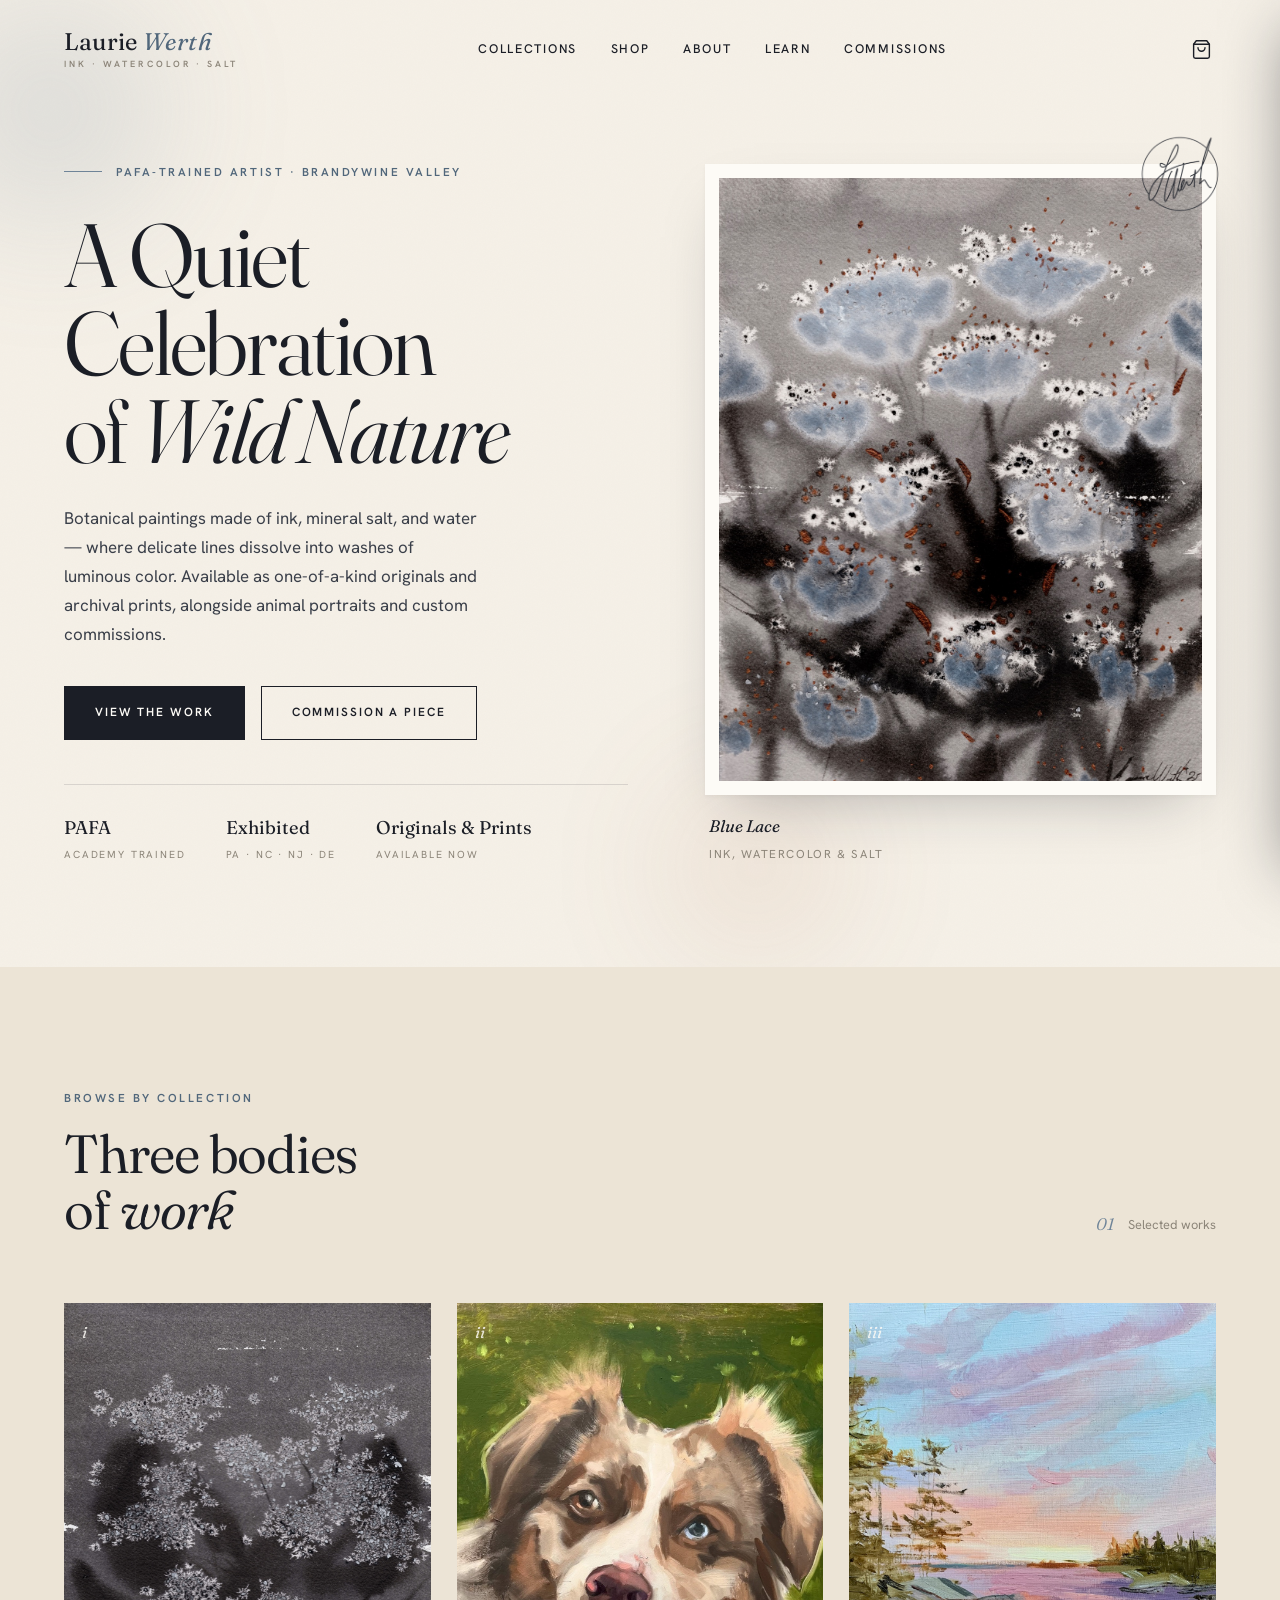
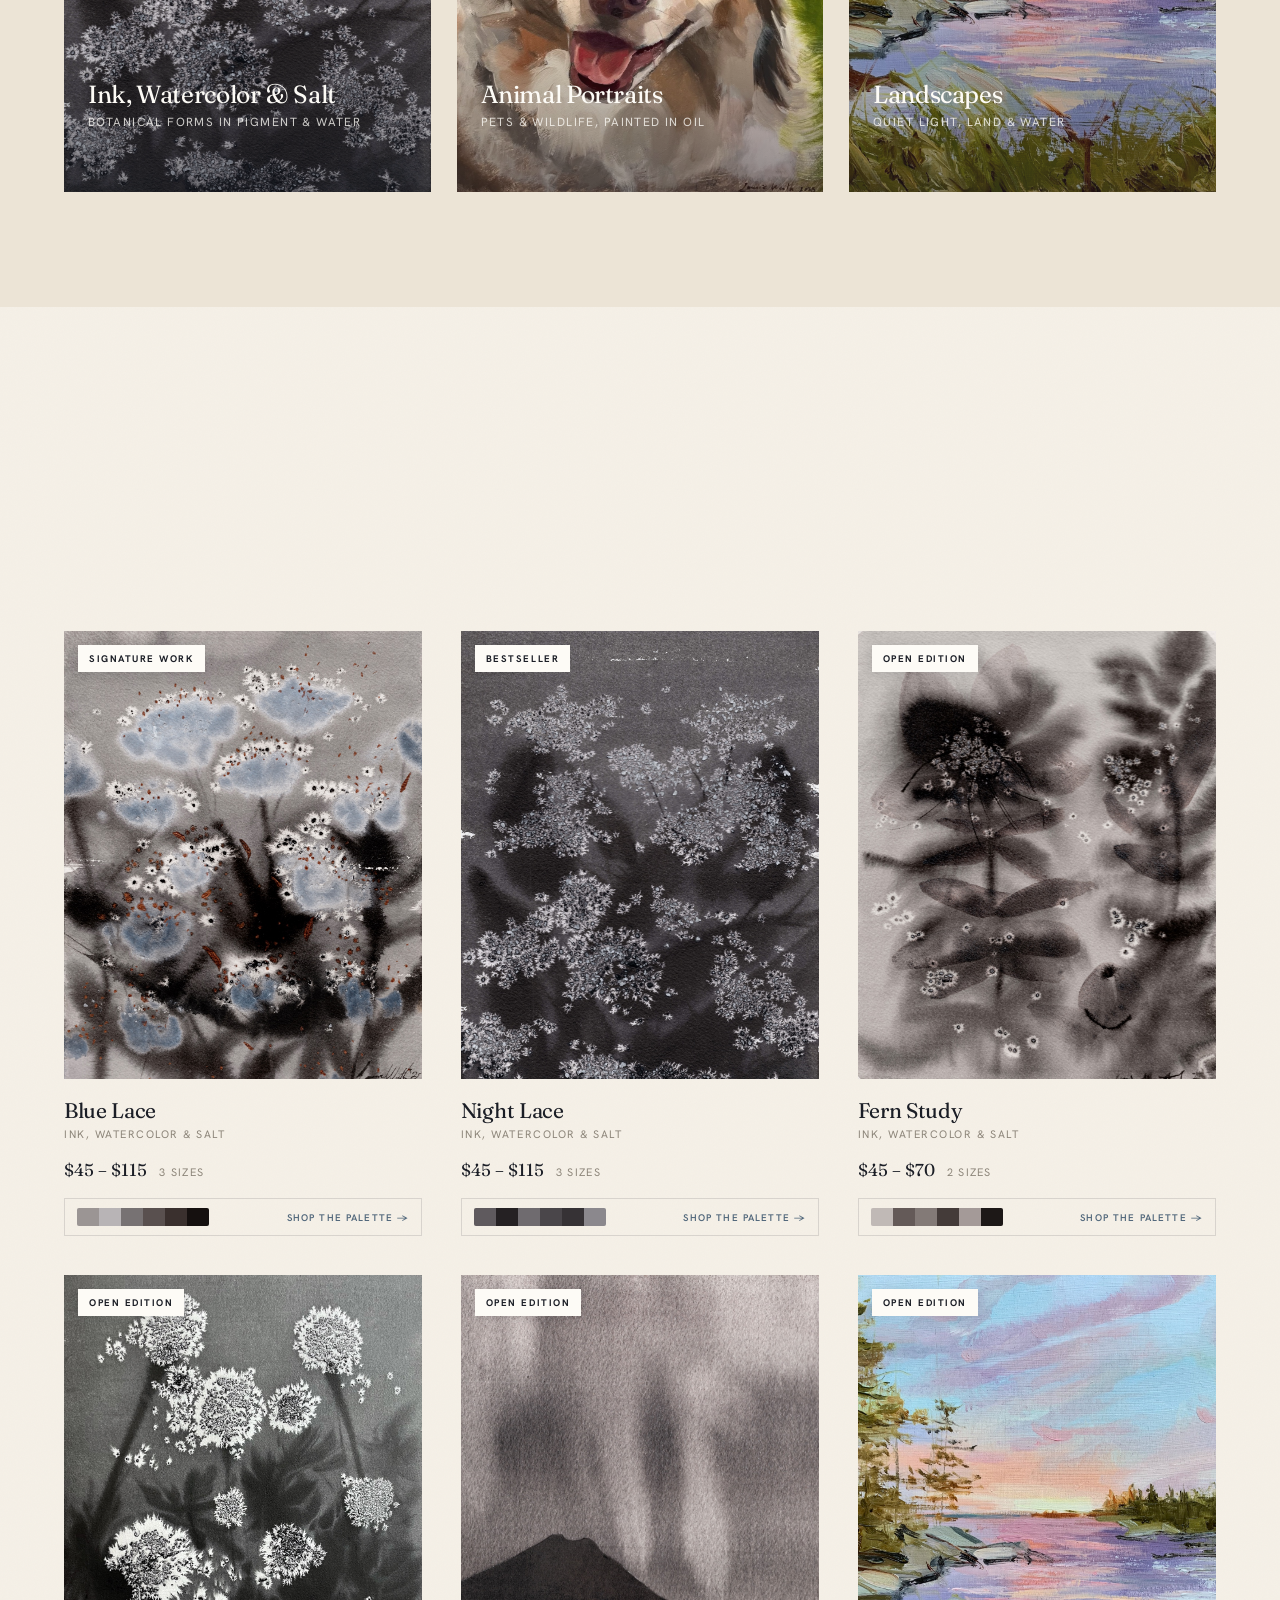
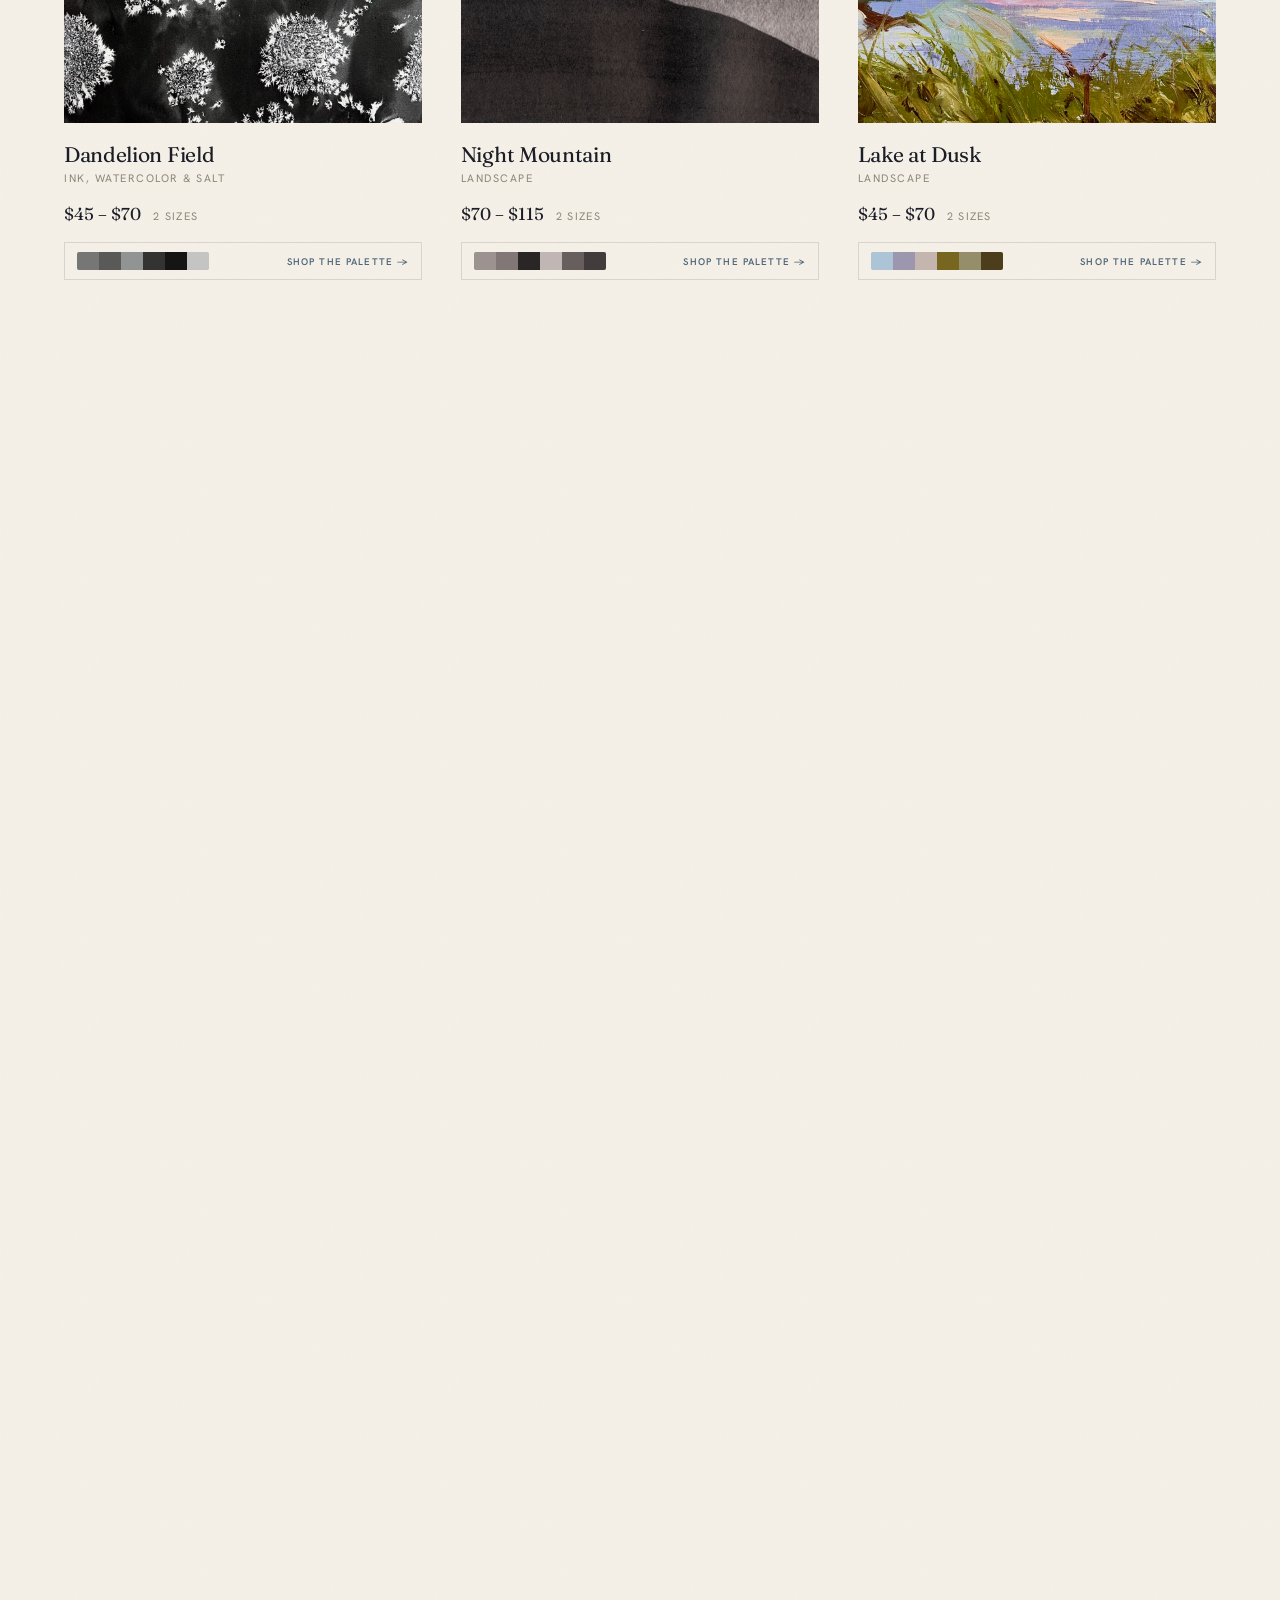
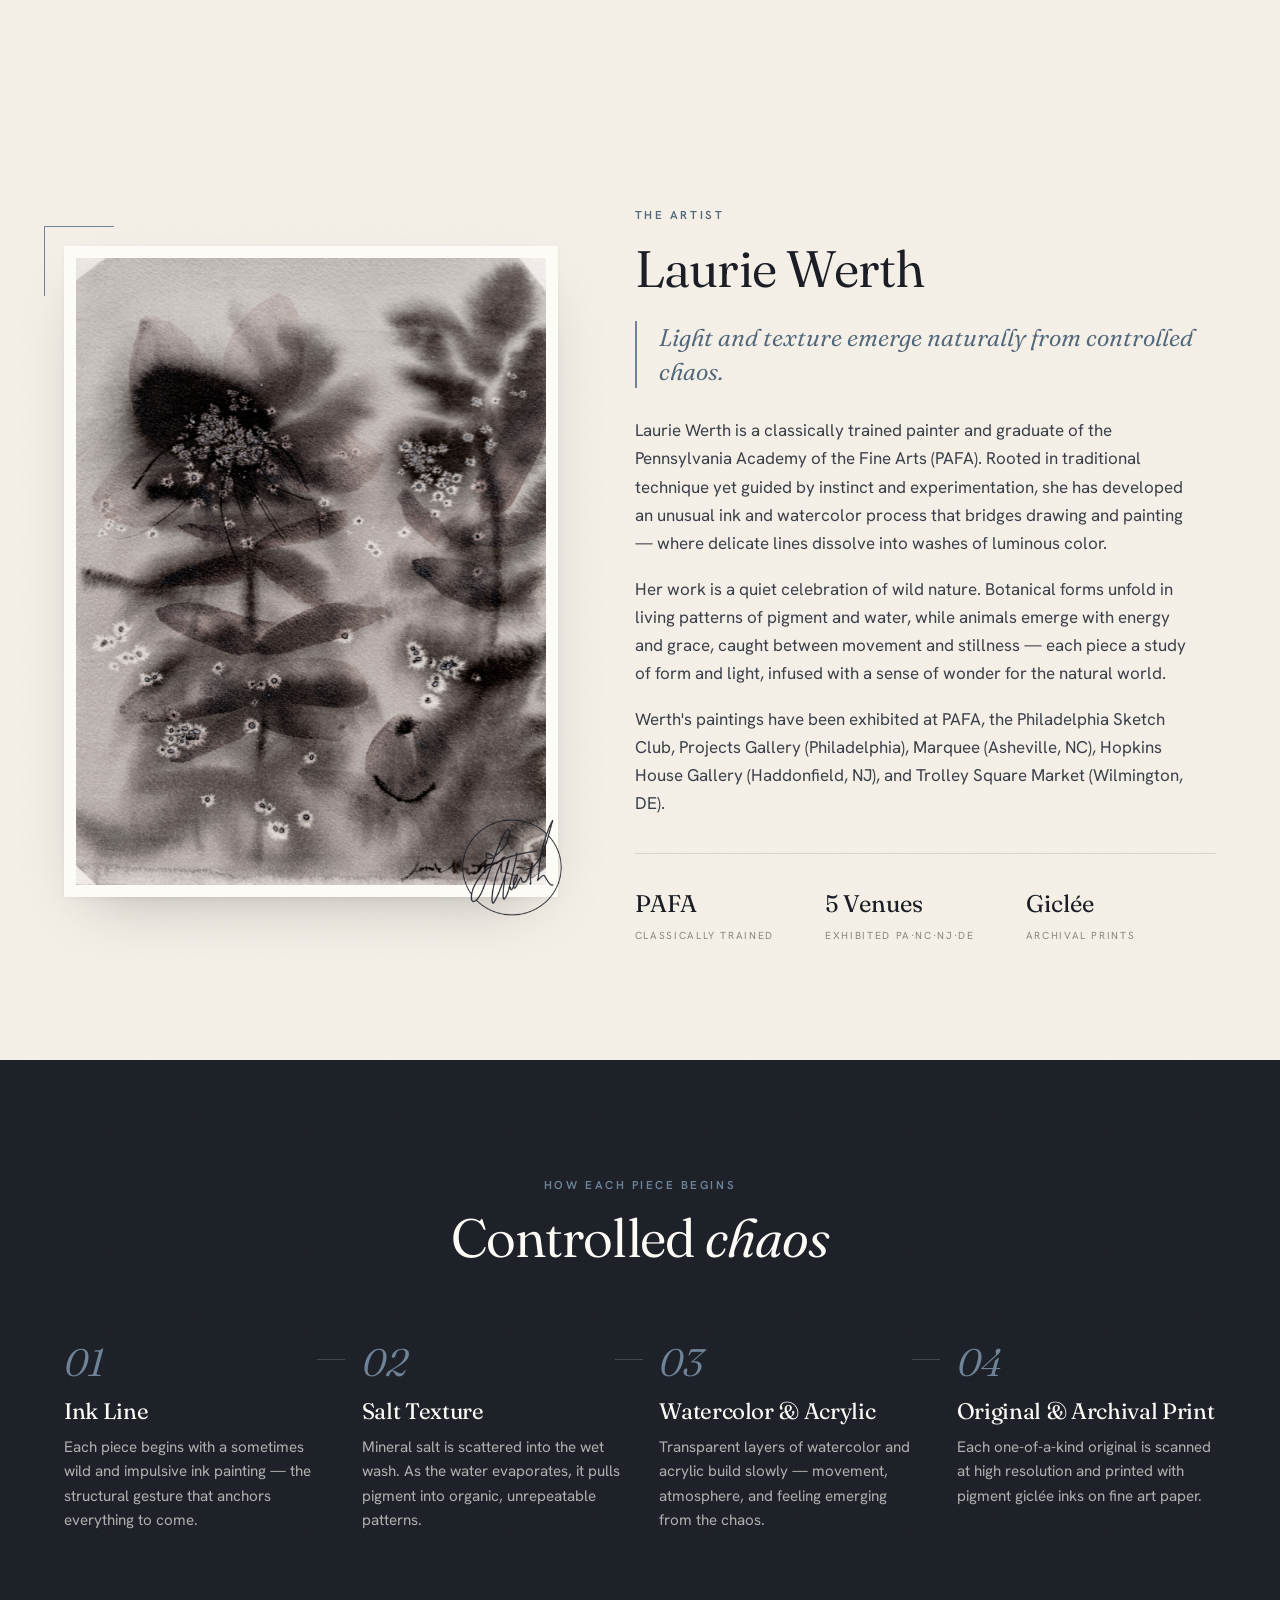
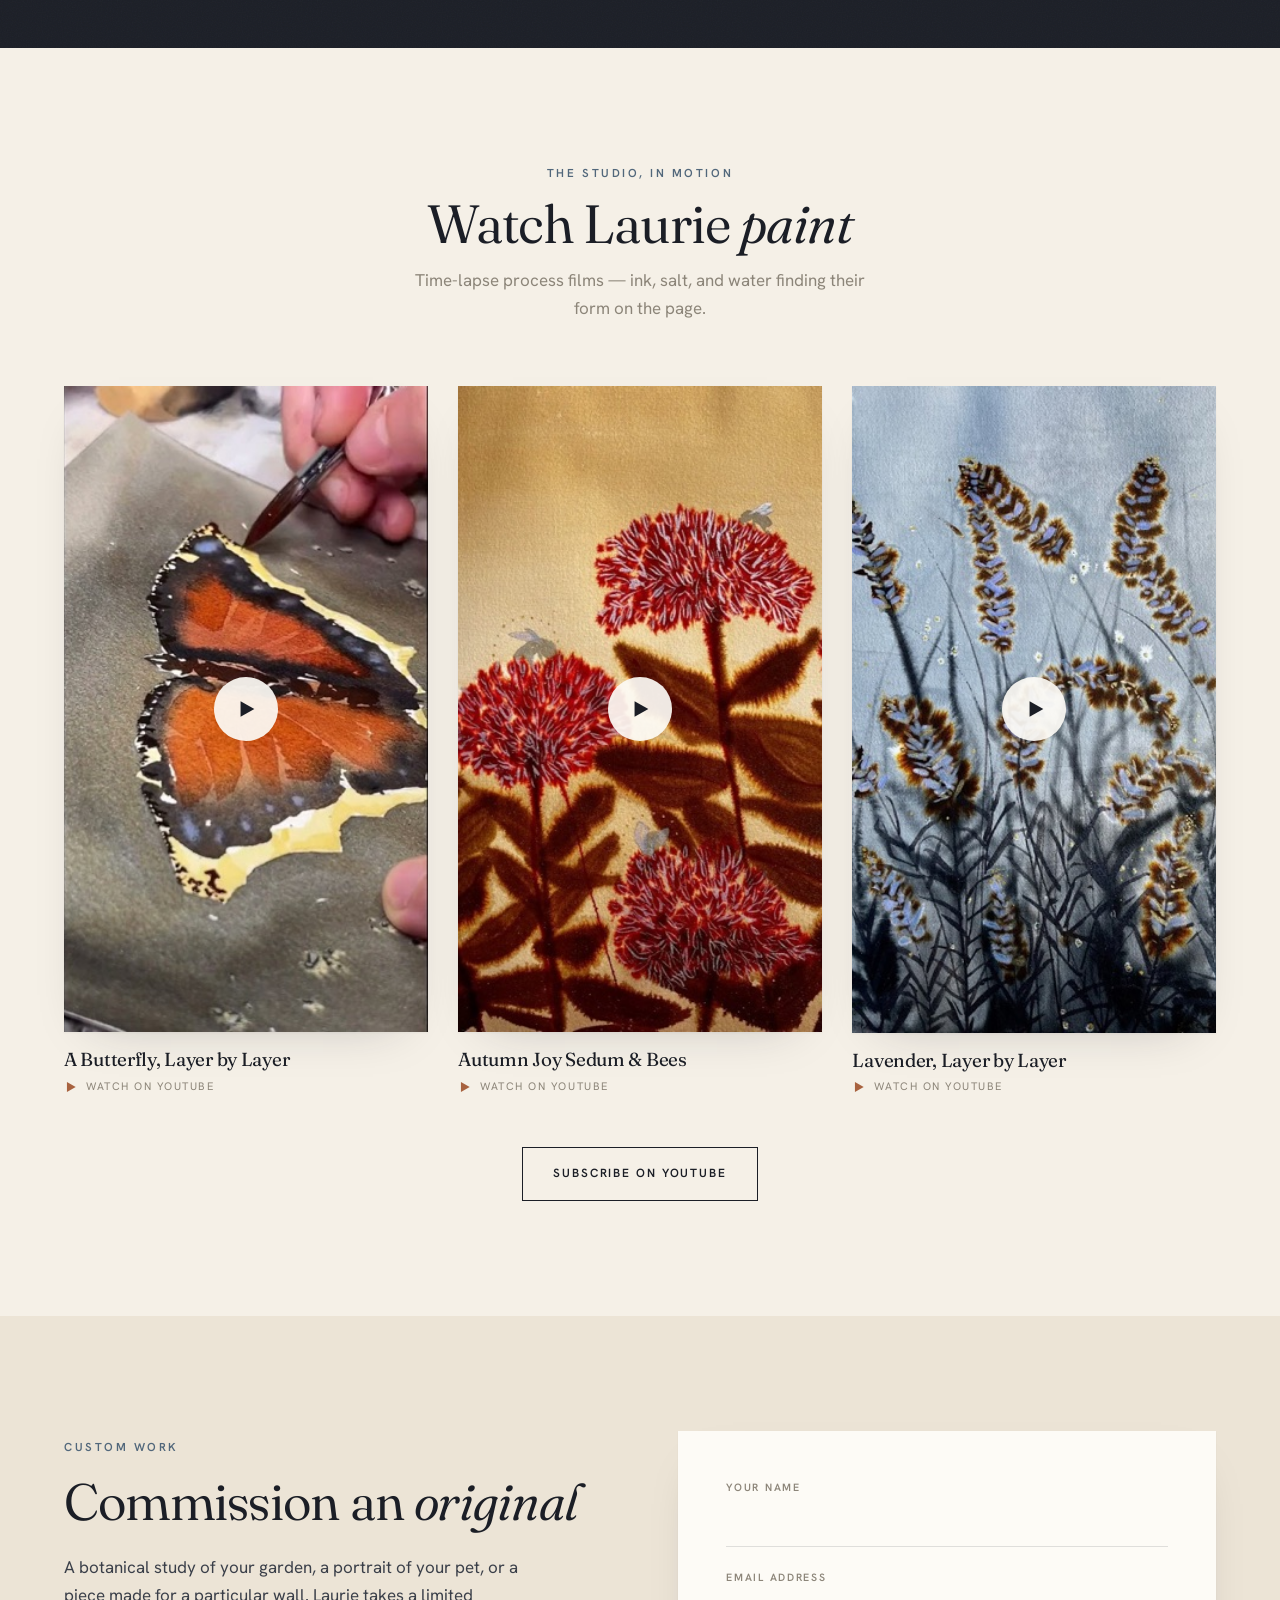
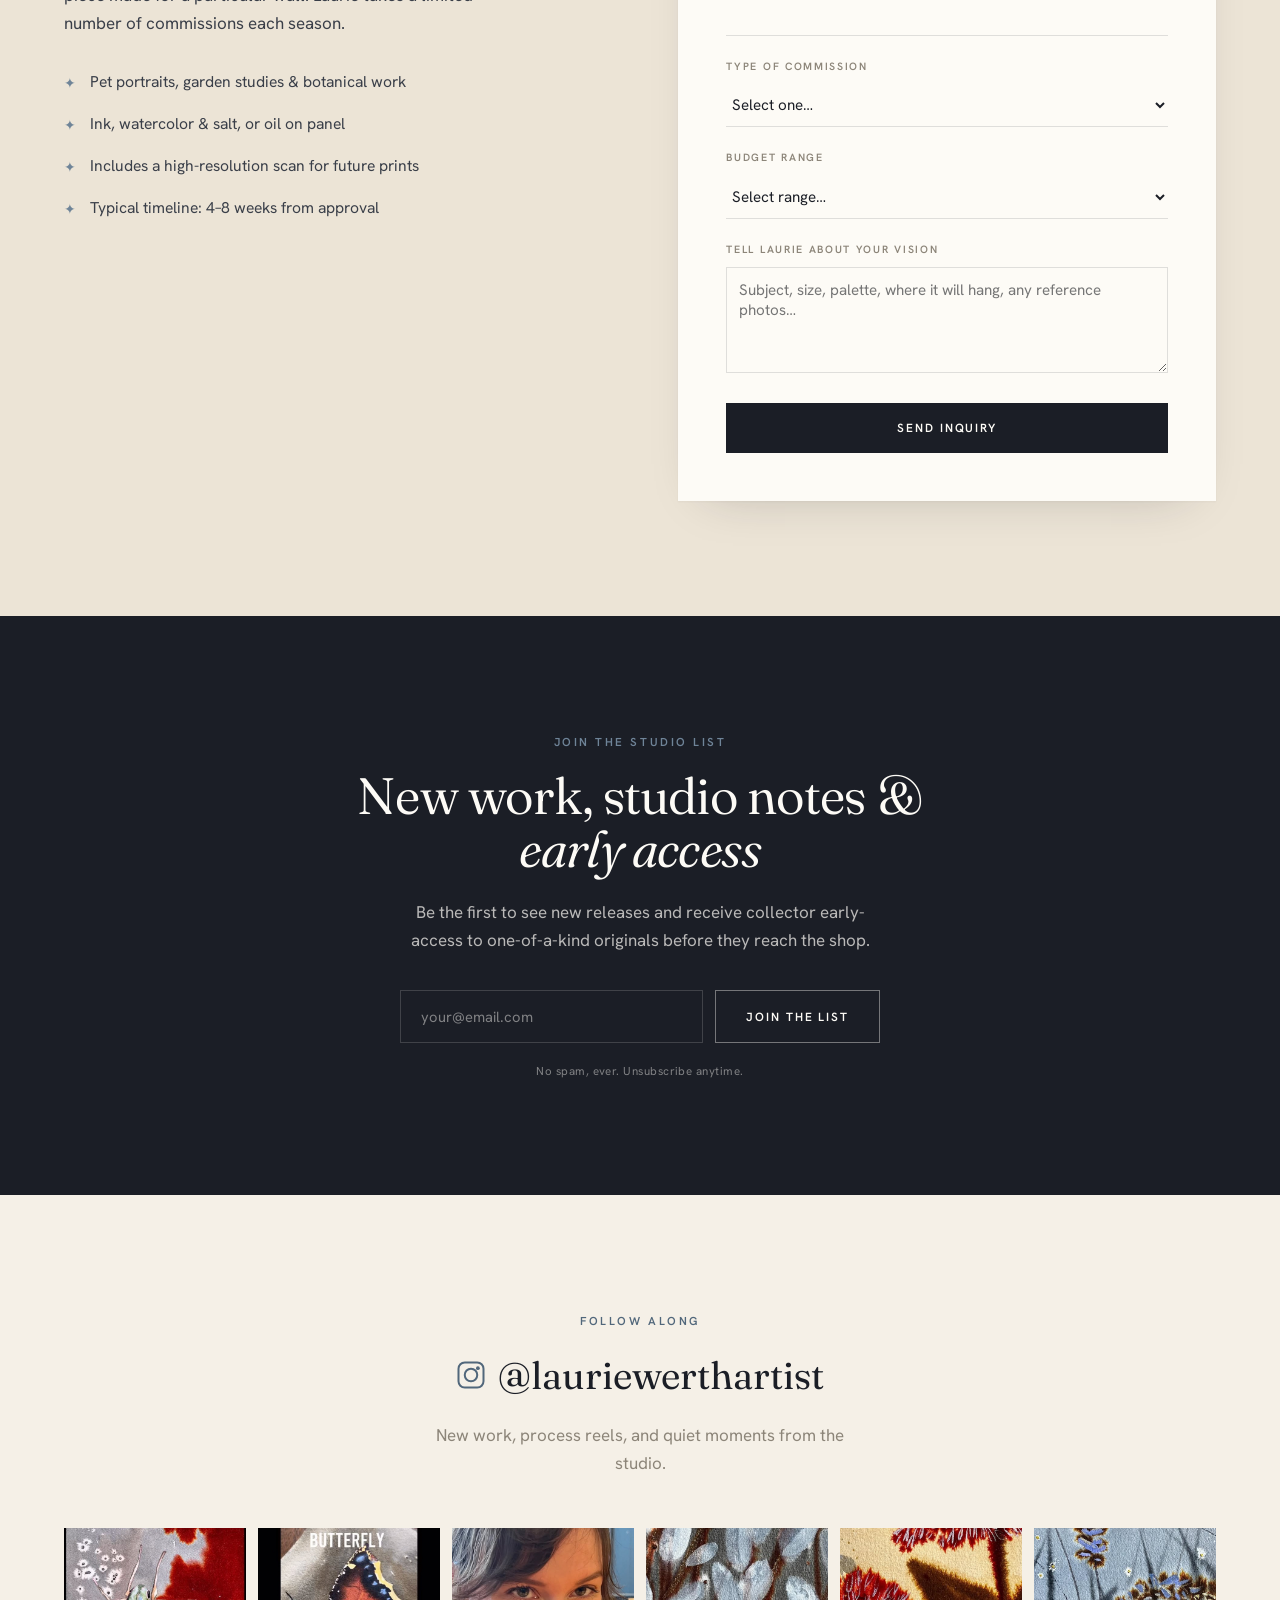
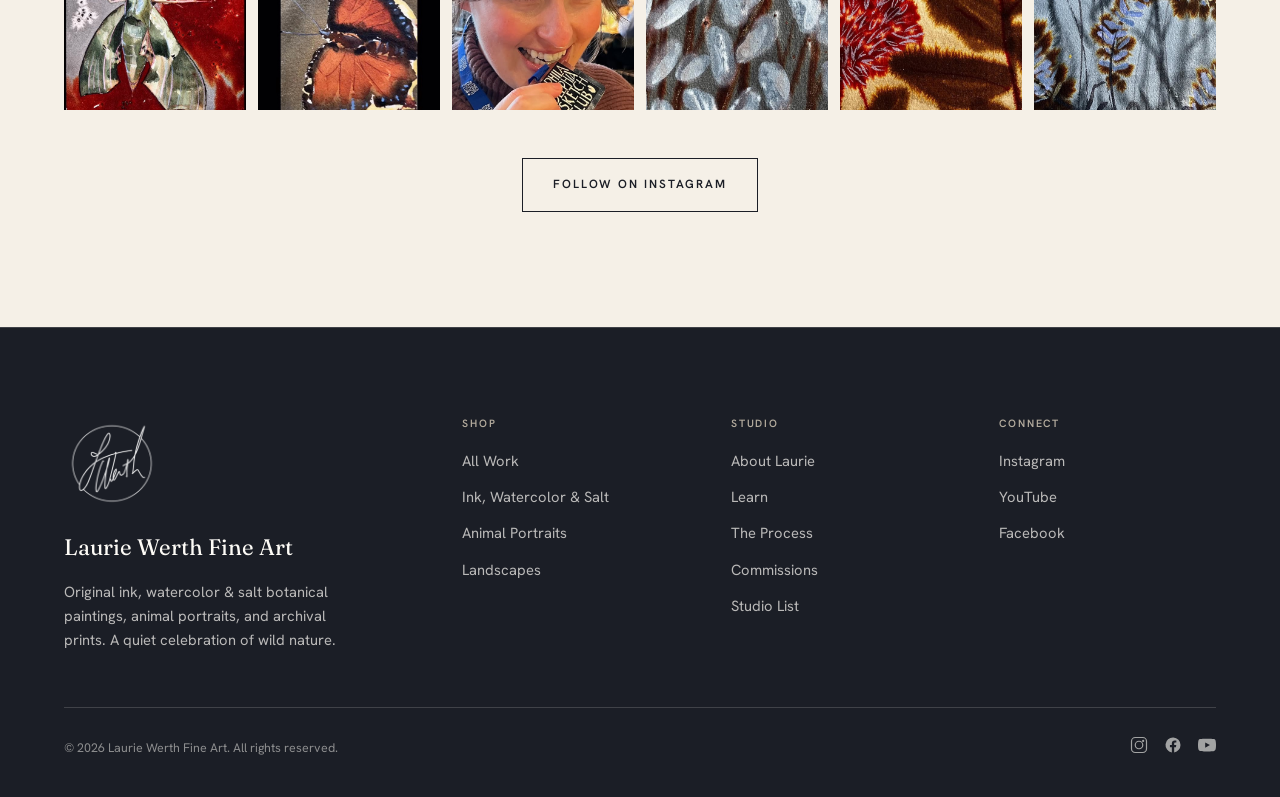
<file: index.html>
<!DOCTYPE html>
<html lang="en">
<head>
  <meta charset="UTF-8">
  <meta name="viewport" content="width=device-width, initial-scale=1.0">
  <title>Laurie Werth Fine Art — Ink, Watercolor &amp; Salt · Botanical &amp; Animal Art</title>
  <meta name="description" content="Original ink, watercolor, and salt botanical paintings and archival prints by PAFA-trained artist Laurie Werth. Animal portraits, landscapes, and custom pet commissions.">
  <meta name="keywords" content="ink and watercolor art, salt texture painting, botanical art prints, animal portraits, pet portrait commission, Laurie Werth, PAFA artist, archival prints, Brandywine Valley art">
  <meta name="author" content="Laurie Werth">
  <link rel="canonical" href="https://lauriewerth.com/">

  <!-- Open Graph -->
  <meta property="og:type" content="website">
  <meta property="og:title" content="Laurie Werth Fine Art — Ink, Watercolor &amp; Salt">
  <meta property="og:description" content="A quiet celebration of wild nature. Original botanical paintings, animal portraits, and archival prints by PAFA-trained artist Laurie Werth.">
  <meta property="og:url" content="https://lauriewerth.com/">
  <meta property="og:site_name" content="Laurie Werth Fine Art">
  <meta property="og:locale" content="en_US">
  <meta property="og:image" content="https://werth-code.github.io/laurie-werth-prints/assets/art/blue-lace.jpg">

  <!-- Twitter Card -->
  <meta name="twitter:card" content="summary_large_image">
  <meta name="twitter:title" content="Laurie Werth Fine Art">
  <meta name="twitter:description" content="Original ink, watercolor &amp; salt botanical art, animal portraits, and archival prints by PAFA-trained artist Laurie Werth.">
  <meta name="twitter:image" content="https://werth-code.github.io/laurie-werth-prints/assets/art/blue-lace.jpg">

  <!-- Favicon (LW monogram) -->
  <link rel="icon" type="image/svg+xml" href="data:image/svg+xml,%3Csvg xmlns='http://www.w3.org/2000/svg' viewBox='0 0 32 32'%3E%3Crect width='32' height='32' fill='%231b1e26'/%3E%3Ctext x='16' y='22' text-anchor='middle' fill='%23f5f0e7' font-family='Georgia,serif' font-size='17'%3ELW%3C/text%3E%3C/svg%3E">

  <!-- Fonts: Fraunces (display) + Hanken Grotesk (text) -->
  <link rel="preconnect" href="https://fonts.googleapis.com">
  <link rel="preconnect" href="https://fonts.gstatic.com" crossorigin>
  <link href="https://fonts.googleapis.com/css2?family=Fraunces:ital,opsz,wght@0,9..144,300..560;1,9..144,300..560&family=Hanken+Grotesk:wght@300;400;500;600;700&display=swap" rel="stylesheet">

  <link rel="stylesheet" href="styles.css?v=4">

  <!-- Schema.org -->
  <script type="application/ld+json">
  {
    "@context": "https://schema.org",
    "@type": "ArtGallery",
    "name": "Laurie Werth Fine Art",
    "description": "Original ink, watercolor, and salt botanical paintings, animal portraits, and archival prints by PAFA-trained artist Laurie Werth.",
    "url": "https://lauriewerth.com",
    "founder": {
      "@type": "Person",
      "name": "Laurie Werth",
      "jobTitle": "Fine Artist",
      "alumniOf": { "@type": "CollegeOrUniversity", "name": "Pennsylvania Academy of the Fine Arts" }
    },
    "areaServed": "US",
    "priceRange": "$40 - $175"
  }
  </script>
</head>
<body class="is-home">

  <!-- ═══ Header ═══ -->
  <header class="header" id="header">
    <div class="header__inner">
      <a href="#" class="header__logo" aria-label="Laurie Werth Fine Art — home">
        <span class="header__logo-name">Laurie <span>Werth</span></span>
        <span class="header__logo-tag">Ink · Watercolor · Salt</span>
      </a>

      <nav class="header__nav" id="mainNav" aria-label="Main navigation">
        <a href="#collections" class="header__link">Collections</a>
        <a href="#shop" class="header__link">Shop</a>
        <a href="#about" class="header__link">About</a>
        <a href="learn.html" class="header__link">Learn</a>
        <a href="palette.html" class="header__link header__link--palette">Palette Studio</a>
        <a href="#commissions" class="header__link">Commissions</a>
      </nav>

      <div class="header__actions">
        <button class="header__cart" id="cartToggle" aria-label="Open cart">
          <svg viewBox="0 0 24 24" fill="none" stroke="currentColor" stroke-width="1.6" stroke-linecap="round" stroke-linejoin="round"><path d="M6 2L3 6v14a2 2 0 002 2h14a2 2 0 002-2V6l-3-4z"/><line x1="3" y1="6" x2="21" y2="6"/><path d="M16 10a4 4 0 01-8 0"/></svg>
          <span class="header__cart-count" id="cartCount" data-count="0">0</span>
        </button>
        <button class="header__mobile-toggle" id="mobileToggle" aria-label="Toggle menu">
          <span></span><span></span><span></span>
        </button>
      </div>
    </div>
  </header>


  <main>

    <!-- ═══ Hero ═══ -->
    <section class="hero" id="hero">
      <div class="hero__bloom hero__bloom--1" aria-hidden="true"></div>
      <div class="hero__bloom hero__bloom--2" aria-hidden="true"></div>
      <div class="hero__inner container">
        <div class="hero__content">
          <span class="hero__eyebrow eyebrow">PAFA-Trained Artist · Brandywine Valley</span>
          <h1 class="hero__title">
            <span class="display">A Quiet Celebration</span>
            <span class="display">of <em>Wild Nature</em></span>
          </h1>
          <p class="hero__description">
            Botanical paintings made of ink, mineral salt, and water — where delicate lines dissolve into washes of luminous color. Available as one-of-a-kind originals and archival prints, alongside animal portraits and custom commissions.
          </p>
          <div class="hero__actions">
            <a href="#shop" class="btn btn--primary">View the Work</a>
            <a href="#commissions" class="btn btn--outline">Commission a Piece</a>
          </div>
          <div class="hero__meta">
            <div class="hero__meta-item">
              <span class="hero__meta-value">PAFA</span>
              <span class="hero__meta-label">Academy Trained</span>
            </div>
            <div class="hero__meta-item">
              <span class="hero__meta-value">Exhibited</span>
              <span class="hero__meta-label">PA · NC · NJ · DE</span>
            </div>
            <div class="hero__meta-item">
              <span class="hero__meta-value">Originals &amp; Prints</span>
              <span class="hero__meta-label">Available Now</span>
            </div>
          </div>
        </div>

        <figure class="hero__figure">
          <img class="hero__sig" src="assets/brand/signature-ink.png" alt="Laurie Werth signature" loading="eager">
          <div class="hero__figure-frame">
            <img src="assets/art/blue-lace.jpg" alt="Blue Lace — Queen Anne's lace in ink, salt, and watercolor by Laurie Werth" width="1249" height="1600" loading="eager">
          </div>
          <figcaption class="hero__figure-caption">
            <strong>Blue Lace</strong>
            <span>Ink, watercolor &amp; salt</span>
          </figcaption>
        </figure>
      </div>
    </section>


    <!-- ═══ Collections ═══ -->
    <section class="section collections" id="collections">
      <div class="container">
        <div class="section-head">
          <div class="section-head__title reveal">
            <span class="eyebrow">Browse by Collection</span>
            <h2 class="heading" style="margin-top:16px;">Three bodies of <em>work</em></h2>
          </div>
          <div class="section-head__meta reveal">
            <span class="index">01</span>
            <span class="muted" style="font-size:0.8rem;">Selected works</span>
          </div>
        </div>
        <div class="collections__grid">
          <article class="collection-card reveal reveal--delay-1" data-filter="botanical">
            <div class="collection-card__image">
              <span class="collection-card__num">i</span>
              <img src="assets/art/night-lace.jpg" alt="Ink, Watercolor & Salt collection — botanical paintings by Laurie Werth" width="1199" height="1600" loading="lazy">
            </div>
            <div class="collection-card__body">
              <h3 class="collection-card__title">Ink, Watercolor &amp; Salt</h3>
              <p class="collection-card__count">Botanical forms in pigment &amp; water</p>
              <span class="collection-card__cta">Explore →</span>
            </div>
          </article>
          <article class="collection-card reveal reveal--delay-2" data-filter="animals">
            <div class="collection-card__image">
              <span class="collection-card__num">ii</span>
              <img src="assets/art/aussie.jpg" alt="Animal Portraits collection — oil and watercolor pet portraits by Laurie Werth" width="1287" height="1600" loading="lazy">
            </div>
            <div class="collection-card__body">
              <h3 class="collection-card__title">Animal Portraits</h3>
              <p class="collection-card__count">Pets &amp; wildlife, painted in oil</p>
              <span class="collection-card__cta">Explore →</span>
            </div>
          </article>
          <article class="collection-card reveal reveal--delay-3" data-filter="landscape">
            <div class="collection-card__image">
              <span class="collection-card__num">iii</span>
              <img src="assets/art/lake-dusk.jpg" alt="Landscapes collection — oil and ink landscapes by Laurie Werth" width="1600" height="1596" loading="lazy">
            </div>
            <div class="collection-card__body">
              <h3 class="collection-card__title">Landscapes</h3>
              <p class="collection-card__count">Quiet light, land &amp; water</p>
              <span class="collection-card__cta">Explore →</span>
            </div>
          </article>
        </div>
      </div>
    </section>


    <!-- ═══ Shop ═══ -->
    <section class="section shop" id="shop">
      <div class="container">
        <div class="section-head shop__head">
          <div class="section-head__title reveal">
            <span class="eyebrow">The Studio Shop</span>
            <h2 class="heading" style="margin-top:16px;">Available <em>work</em></h2>
          </div>
          <div class="shop__filters reveal" role="group" aria-label="Filter by collection">
            <button class="filter-btn filter-btn--active" data-filter="all">All</button>
            <button class="filter-btn" data-filter="botanical">Ink &amp; Salt</button>
            <button class="filter-btn" data-filter="animals">Animals</button>
            <button class="filter-btn" data-filter="landscape">Landscapes</button>
          </div>
        </div>
        <div class="shop__grid" id="shopGrid">
          <!-- Products rendered by JS -->
        </div>
      </div>
    </section>


    <!-- ═══ About ═══ -->
    <section class="section about" id="about">
      <div class="container">
        <div class="about__inner">
          <figure class="about__figure reveal">
            <div class="about__figure-frame">
              <img src="assets/art/fern-study.jpg" alt="Fern Study — ink, salt, and watercolor botanical painting by Laurie Werth" width="1205" height="1600" loading="lazy">
            </div>
            <img class="about__sig" src="assets/brand/signature-ink.png" alt="Laurie Werth signature">
          </figure>
          <div class="reveal">
            <span class="eyebrow about__eyebrow">The Artist</span>
            <h2 class="about__title">Laurie Werth</h2>
            <blockquote class="about__quote">Light and texture emerge naturally from controlled chaos.</blockquote>
            <p class="about__text">
              Laurie Werth is a classically trained painter and graduate of the Pennsylvania Academy of the Fine Arts (PAFA). Rooted in traditional technique yet guided by instinct and experimentation, she has developed an unusual ink and watercolor process that bridges drawing and painting — where delicate lines dissolve into washes of luminous color.
            </p>
            <p class="about__text">
              Her work is a quiet celebration of wild nature. Botanical forms unfold in living patterns of pigment and water, while animals emerge with energy and grace, caught between movement and stillness — each piece a study of form and light, infused with a sense of wonder for the natural world.
            </p>
            <p class="about__text">
              Werth's paintings have been exhibited at PAFA, the Philadelphia Sketch Club, Projects Gallery (Philadelphia), Marquee (Asheville, NC), Hopkins House Gallery (Haddonfield, NJ), and Trolley Square Market (Wilmington, DE).
            </p>
            <div class="about__credentials">
              <div class="credential">
                <div class="credential__value">PAFA</div>
                <div class="credential__label">Classically Trained</div>
              </div>
              <div class="credential">
                <div class="credential__value">5 Venues</div>
                <div class="credential__label">Exhibited PA·NC·NJ·DE</div>
              </div>
              <div class="credential">
                <div class="credential__value">Giclée</div>
                <div class="credential__label">Archival Prints</div>
              </div>
            </div>
          </div>
        </div>
      </div>
    </section>


    <!-- ═══ Process ═══ -->
    <section class="section process" id="process">
      <div class="container">
        <div class="process__head reveal">
          <span class="eyebrow">How Each Piece Begins</span>
          <h2 class="heading">Controlled <em>chaos</em></h2>
        </div>
        <div class="process__steps">
          <div class="process-step reveal reveal--delay-1">
            <div class="process-step__num">01</div>
            <h3 class="process-step__title">Ink Line</h3>
            <p class="process-step__text">Each piece begins with a sometimes wild and impulsive ink painting — the structural gesture that anchors everything to come.</p>
          </div>
          <div class="process-step reveal reveal--delay-2">
            <div class="process-step__num">02</div>
            <h3 class="process-step__title">Salt Texture</h3>
            <p class="process-step__text">Mineral salt is scattered into the wet wash. As the water evaporates, it pulls pigment into organic, unrepeatable patterns.</p>
          </div>
          <div class="process-step reveal reveal--delay-3">
            <div class="process-step__num">03</div>
            <h3 class="process-step__title">Watercolor &amp; Acrylic</h3>
            <p class="process-step__text">Transparent layers of watercolor and acrylic build slowly — movement, atmosphere, and feeling emerging from the chaos.</p>
          </div>
          <div class="process-step reveal reveal--delay-4">
            <div class="process-step__num">04</div>
            <h3 class="process-step__title">Original &amp; Archival Print</h3>
            <p class="process-step__text">Each one-of-a-kind original is scanned at high resolution and printed with pigment giclée inks on fine art paper.</p>
          </div>
        </div>
      </div>
    </section>


    <!-- ═══ Watch (YouTube) ═══ -->
    <section class="section watch" id="watch">
      <div class="container">
        <div class="watch__head reveal">
          <span class="eyebrow">The Studio, In Motion</span>
          <h2 class="heading">Watch Laurie <em>paint</em></h2>
          <p class="watch__sub">Time-lapse process films — ink, salt, and water finding their form on the page.</p>
        </div>
        <div class="watch__grid">
          <article class="video-card reveal reveal--delay-1">
            <div class="video-card__frame" data-video="sDkOrgT2bj0" role="button" tabindex="0" aria-label="Play: A Butterfly, Layer by Layer">
              <img src="assets/youtube/yt-1.jpg" alt="A Butterfly, Layer by Layer — process film by Laurie Werth" width="960" height="540" loading="lazy">
              <span class="video-card__play" aria-hidden="true"><svg viewBox="0 0 24 24" fill="currentColor"><path d="M5 3.5v17l15-8.5z"/></svg></span>
            </div>
            <div class="video-card__body">
              <h3 class="video-card__title">A Butterfly, Layer by Layer</h3>
              <p class="video-card__meta"><svg viewBox="0 0 24 24" fill="currentColor"><path d="M5 3.5v17l15-8.5z"/></svg> Watch on YouTube</p>
            </div>
          </article>
          <article class="video-card reveal reveal--delay-2">
            <div class="video-card__frame" data-video="xvmkAkMv2q8" role="button" tabindex="0" aria-label="Play: Autumn Joy Sedum & Bees">
              <img src="assets/youtube/yt-2.jpg" alt="Autumn Joy Sedum and Bees — process film by Laurie Werth" width="960" height="540" loading="lazy">
              <span class="video-card__play" aria-hidden="true"><svg viewBox="0 0 24 24" fill="currentColor"><path d="M5 3.5v17l15-8.5z"/></svg></span>
            </div>
            <div class="video-card__body">
              <h3 class="video-card__title">Autumn Joy Sedum &amp; Bees</h3>
              <p class="video-card__meta"><svg viewBox="0 0 24 24" fill="currentColor"><path d="M5 3.5v17l15-8.5z"/></svg> Watch on YouTube</p>
            </div>
          </article>
          <article class="video-card reveal reveal--delay-3">
            <div class="video-card__frame" data-video="cCKwWn-48ao" role="button" tabindex="0" aria-label="Play: Lavender, Watch Me Paint">
              <img src="assets/youtube/yt-3.jpg" alt="Lavender in ink and watercolor — process film by Laurie Werth" width="960" height="540" loading="lazy">
              <span class="video-card__play" aria-hidden="true"><svg viewBox="0 0 24 24" fill="currentColor"><path d="M5 3.5v17l15-8.5z"/></svg></span>
            </div>
            <div class="video-card__body">
              <h3 class="video-card__title">Lavender, Layer by Layer</h3>
              <p class="video-card__meta"><svg viewBox="0 0 24 24" fill="currentColor"><path d="M5 3.5v17l15-8.5z"/></svg> Watch on YouTube</p>
            </div>
          </article>
        </div>
        <div class="watch__cta">
          <a class="btn btn--outline" href="https://www.youtube.com/@lauriewerthartist" target="_blank" rel="noopener">Subscribe on YouTube</a>
        </div>
      </div>
    </section>


    <!-- ═══ Commissions ═══ -->
    <section class="section commission" id="commissions">
      <div class="container">
        <div class="commission__inner">
          <div class="reveal">
            <span class="eyebrow">Custom Work</span>
            <h2 class="commission__title">Commission an <em>original</em></h2>
            <p class="commission__text">
              A botanical study of your garden, a portrait of your pet, or a piece made for a particular wall. Laurie takes a limited number of commissions each season.
            </p>
            <div class="commission__features">
              <div class="commission__feature"><span class="commission__feature-icon">✦</span> Pet portraits, garden studies &amp; botanical work</div>
              <div class="commission__feature"><span class="commission__feature-icon">✦</span> Ink, watercolor &amp; salt, or oil on panel</div>
              <div class="commission__feature"><span class="commission__feature-icon">✦</span> Includes a high-resolution scan for future prints</div>
              <div class="commission__feature"><span class="commission__feature-icon">✦</span> Typical timeline: 4–8 weeks from approval</div>
            </div>
          </div>
          <div class="commission__form reveal reveal--delay-2">
            <form id="commissionForm" action="https://formspree.io/f/YOUR_FORM_ID" method="POST">
              <div class="form-group">
                <label for="commName">Your Name</label>
                <input type="text" id="commName" name="name" class="form-input" required autocomplete="name">
              </div>
              <div class="form-group">
                <label for="commEmail">Email Address</label>
                <input type="email" id="commEmail" name="email" class="form-input" required autocomplete="email">
              </div>
              <div class="form-group">
                <label for="commType">Type of Commission</label>
                <select id="commType" name="type" class="form-select">
                  <option value="">Select one…</option>
                  <option value="pet-portrait">Pet Portrait</option>
                  <option value="botanical">Botanical / Garden Study</option>
                  <option value="landscape">Landscape</option>
                  <option value="custom">Something Else</option>
                </select>
              </div>
              <div class="form-group">
                <label for="commBudget">Budget Range</label>
                <select id="commBudget" name="budget" class="form-select">
                  <option value="">Select range…</option>
                  <option value="under-500">Under $500</option>
                  <option value="500-1000">$500 – $1,000</option>
                  <option value="1000-2500">$1,000 – $2,500</option>
                  <option value="above-2500">Above $2,500</option>
                </select>
              </div>
              <div class="form-group">
                <label for="commStory">Tell Laurie About Your Vision</label>
                <textarea id="commStory" name="story" class="form-textarea" rows="4" placeholder="Subject, size, palette, where it will hang, any reference photos…"></textarea>
              </div>
              <div style="position:absolute;left:-9999px" aria-hidden="true">
                <input type="text" name="_gotcha" tabindex="-1" autocomplete="off">
              </div>
              <button type="submit" class="btn btn--primary" style="width:100%;">Send Inquiry</button>
            </form>
          </div>
        </div>
      </div>
    </section>


    <!-- ═══ Email Signup ═══ -->
    <section class="section signup" id="signup">
      <div class="container">
        <div class="reveal">
          <span class="eyebrow">Join the Studio List</span>
          <h2 class="signup__title">New work, studio notes &amp; <em>early access</em></h2>
          <p class="signup__text">
            Be the first to see new releases and receive collector early-access to one-of-a-kind originals before they reach the shop.
          </p>
          <form class="signup__form" id="signupForm" action="https://formspree.io/f/YOUR_FORM_ID" method="POST">
            <input type="email" name="email" class="signup__input" placeholder="your@email.com" required autocomplete="email" aria-label="Email address">
            <button type="submit" class="btn btn--light">Join the List</button>
          </form>
          <p class="signup__note">No spam, ever. Unsubscribe anytime.</p>
        </div>
      </div>
    </section>


    <!-- ═══ Instagram ═══ -->
    <section class="section instagram" id="instagram">
      <div class="container">
        <div class="instagram__head reveal">
          <span class="eyebrow">Follow Along</span>
          <a class="instagram__handle link-grow" href="https://www.instagram.com/lauriewerthartist/" target="_blank" rel="noopener">
            <svg viewBox="0 0 24 24" fill="none" stroke="currentColor" stroke-width="1.6"><rect x="2" y="2" width="20" height="20" rx="5"/><circle cx="12" cy="12" r="5"/><circle cx="17.5" cy="6.5" r="1.5" fill="currentColor" stroke="none"/></svg>
            @lauriewerthartist
          </a>
          <p class="instagram__sub">New work, process reels, and quiet moments from the studio.</p>
        </div>
        <div class="instagram__grid">
          <a class="ig-tile reveal reveal--delay-1" href="https://www.instagram.com/reel/DZgOXR-uIJu/" target="_blank" rel="noopener" aria-label="View this post on Instagram">
            <img src="assets/instagram/ig-1.jpg" alt="Watercolor moth study — recent post by Laurie Werth" width="600" height="600" loading="lazy">
            <span class="ig-tile__overlay" aria-hidden="true"><svg viewBox="0 0 24 24" fill="none" stroke="currentColor" stroke-width="1.6"><rect x="2" y="2" width="20" height="20" rx="5"/><circle cx="12" cy="12" r="5"/><circle cx="17.5" cy="6.5" r="1.5" fill="currentColor" stroke="none"/></svg></span>
          </a>
          <a class="ig-tile reveal reveal--delay-2" href="https://www.instagram.com/reel/DZVNPbdAdCO/" target="_blank" rel="noopener" aria-label="View this post on Instagram">
            <img src="assets/instagram/ig-2.jpg" alt="Butterfly watercolor study — recent post by Laurie Werth" width="600" height="600" loading="lazy">
            <span class="ig-tile__overlay" aria-hidden="true"><svg viewBox="0 0 24 24" fill="none" stroke="currentColor" stroke-width="1.6"><rect x="2" y="2" width="20" height="20" rx="5"/><circle cx="12" cy="12" r="5"/><circle cx="17.5" cy="6.5" r="1.5" fill="currentColor" stroke="none"/></svg></span>
          </a>
          <a class="ig-tile reveal reveal--delay-3" href="https://www.instagram.com/p/DV7WaAujHmN/" target="_blank" rel="noopener" aria-label="View this post on Instagram">
            <img src="assets/instagram/ig-3.jpg" alt="Laurie Werth winning Best in Show at the Philadelphia Sketch Club" width="600" height="600" loading="lazy">
            <span class="ig-tile__overlay" aria-hidden="true"><svg viewBox="0 0 24 24" fill="none" stroke="currentColor" stroke-width="1.6"><rect x="2" y="2" width="20" height="20" rx="5"/><circle cx="12" cy="12" r="5"/><circle cx="17.5" cy="6.5" r="1.5" fill="currentColor" stroke="none"/></svg></span>
          </a>
          <a class="ig-tile reveal reveal--delay-4" href="https://www.instagram.com/reel/DTa1n4ZiTbW/" target="_blank" rel="noopener" aria-label="View this post on Instagram">
            <img src="assets/instagram/ig-4.jpg" alt="Pussy willow study in ink and salt — recent post by Laurie Werth" width="600" height="600" loading="lazy">
            <span class="ig-tile__overlay" aria-hidden="true"><svg viewBox="0 0 24 24" fill="none" stroke="currentColor" stroke-width="1.6"><rect x="2" y="2" width="20" height="20" rx="5"/><circle cx="12" cy="12" r="5"/><circle cx="17.5" cy="6.5" r="1.5" fill="currentColor" stroke="none"/></svg></span>
          </a>
          <a class="ig-tile reveal reveal--delay-1" href="https://www.instagram.com/reel/DTTIhGwCfUD/" target="_blank" rel="noopener" aria-label="View this post on Instagram">
            <img src="assets/instagram/ig-5.jpg" alt="Autumn sedum botanical study — recent post by Laurie Werth" width="600" height="600" loading="lazy">
            <span class="ig-tile__overlay" aria-hidden="true"><svg viewBox="0 0 24 24" fill="none" stroke="currentColor" stroke-width="1.6"><rect x="2" y="2" width="20" height="20" rx="5"/><circle cx="12" cy="12" r="5"/><circle cx="17.5" cy="6.5" r="1.5" fill="currentColor" stroke="none"/></svg></span>
          </a>
          <a class="ig-tile reveal reveal--delay-2" href="https://www.instagram.com/reel/DTN2dehAGqW/" target="_blank" rel="noopener" aria-label="View this post on Instagram">
            <img src="assets/instagram/ig-6.jpg" alt="Lavender study in ink, salt and watercolor — recent post by Laurie Werth" width="600" height="600" loading="lazy">
            <span class="ig-tile__overlay" aria-hidden="true"><svg viewBox="0 0 24 24" fill="none" stroke="currentColor" stroke-width="1.6"><rect x="2" y="2" width="20" height="20" rx="5"/><circle cx="12" cy="12" r="5"/><circle cx="17.5" cy="6.5" r="1.5" fill="currentColor" stroke="none"/></svg></span>
          </a>
        </div>
        <div class="instagram__cta reveal">
          <a class="btn btn--outline" href="https://www.instagram.com/lauriewerthartist/" target="_blank" rel="noopener">Follow on Instagram</a>
        </div>
      </div>
    </section>

  </main>


  <!-- ═══ Footer ═══ -->
  <footer class="footer">
    <div class="container">
      <div class="footer__inner">
        <div>
          <img class="footer__sig" src="assets/brand/signature-white.png" alt="Laurie Werth signature">
          <div class="footer__brand">Laurie Werth Fine Art</div>
          <p class="footer__tagline">Original ink, watercolor &amp; salt botanical paintings, animal portraits, and archival prints. A quiet celebration of wild nature.</p>
        </div>
        <div>
          <h4 class="footer__heading">Shop</h4>
          <nav class="footer__links">
            <a href="#shop" class="footer__link">All Work</a>
            <a href="#collections" class="footer__link">Ink, Watercolor &amp; Salt</a>
            <a href="#collections" class="footer__link">Animal Portraits</a>
            <a href="#collections" class="footer__link">Landscapes</a>
          </nav>
        </div>
        <div>
          <h4 class="footer__heading">Studio</h4>
          <nav class="footer__links">
            <a href="#about" class="footer__link">About Laurie</a>
            <a href="learn.html" class="footer__link">Learn</a>
            <a href="#process" class="footer__link">The Process</a>
            <a href="#commissions" class="footer__link">Commissions</a>
            <a href="#signup" class="footer__link">Studio List</a>
          </nav>
        </div>
        <div>
          <h4 class="footer__heading">Connect</h4>
          <nav class="footer__links">
            <a href="https://www.instagram.com/lauriewerthartist/" class="footer__link" target="_blank" rel="noopener">Instagram</a>
            <a href="https://www.youtube.com/@lauriewerthartist" class="footer__link" target="_blank" rel="noopener">YouTube</a>
            <a href="https://www.facebook.com/profile.php?id=61565530684775" class="footer__link" target="_blank" rel="noopener">Facebook</a>
          </nav>
        </div>
      </div>
      <div class="footer__bottom">
        <p>&copy; 2026 Laurie Werth Fine Art. All rights reserved.</p>
        <div class="footer__social">
          <a href="https://www.instagram.com/lauriewerthartist/" target="_blank" rel="noopener" aria-label="Instagram">
            <svg width="18" height="18" viewBox="0 0 24 24" fill="none" stroke="currentColor" stroke-width="1.6"><rect x="2" y="2" width="20" height="20" rx="5"/><circle cx="12" cy="12" r="5"/><circle cx="17.5" cy="6.5" r="1.5" fill="currentColor" stroke="none"/></svg>
          </a>
          <a href="https://www.facebook.com/profile.php?id=61565530684775" target="_blank" rel="noopener" aria-label="Facebook">
            <svg width="18" height="18" viewBox="0 0 24 24" fill="currentColor" stroke="none"><path d="M22 12a10 10 0 10-11.56 9.88v-6.99H7.9V12h2.54V9.8c0-2.5 1.49-3.89 3.78-3.89 1.09 0 2.24.2 2.24.2v2.46h-1.26c-1.24 0-1.63.77-1.63 1.56V12h2.78l-.44 2.89h-2.34v6.99A10 10 0 0022 12z"/></svg>
          </a>
          <a href="https://www.youtube.com/@lauriewerthartist" target="_blank" rel="noopener" aria-label="YouTube">
            <svg width="18" height="18" viewBox="0 0 24 24" fill="currentColor" stroke="none"><path d="M23.5 6.2a3 3 0 00-2.1-2.1C19.5 3.5 12 3.5 12 3.5s-7.5 0-9.4.6A3 3 0 00.5 6.2 31 31 0 000 12a31 31 0 00.5 5.8 3 3 0 002.1 2.1c1.9.6 9.4.6 9.4.6s7.5 0 9.4-.6a3 3 0 002.1-2.1A31 31 0 0024 12a31 31 0 00-.5-5.8zM9.6 15.5v-7l6.3 3.5-6.3 3.5z"/></svg>
          </a>
        </div>
      </div>
    </div>
  </footer>


  <!-- ═══ Cart Drawer ═══ -->
  <div class="cart-overlay" id="cartOverlay"></div>
  <aside class="cart-drawer" id="cartDrawer" role="dialog" aria-label="Shopping cart">
    <div class="cart-drawer__header">
      <h3 class="cart-drawer__title">Your Cart</h3>
      <button class="cart-drawer__close" id="cartClose" aria-label="Close cart">✕</button>
    </div>
    <div class="cart-drawer__items" id="cartItems"></div>
    <div class="cart-drawer__footer" id="cartFooter" style="display:none;">
      <div class="cart-drawer__subtotal">
        <span class="cart-drawer__subtotal-label">Subtotal</span>
        <span class="cart-drawer__subtotal-value" id="cartSubtotal">$0</span>
      </div>
      <p class="cart-drawer__shipping-note">Shipping calculated at checkout</p>
      <button class="btn btn--primary cart-drawer__checkout" id="checkoutBtn">Proceed to Checkout</button>
      <p class="cart-drawer__provider-note" id="providerNote"></p>
    </div>
  </aside>


  <!-- ═══ Product Modal ═══ -->
  <div class="modal-overlay" id="modalOverlay"></div>
  <div class="modal" id="productModal" role="dialog" aria-label="Product details">
    <button class="modal__close" id="modalClose" aria-label="Close">✕</button>
    <div class="modal__inner" id="modalContent"></div>
  </div>


  <!-- ═══ Shop-the-Palette Modal ═══ -->
  <div class="modal-overlay" id="paletteOverlay"></div>
  <div class="modal palette-modal" id="paletteModal" role="dialog" aria-label="Paint palette">
    <button class="modal__close" id="paletteClose" aria-label="Close">✕</button>
    <div class="palette-modal__inner" id="paletteModalContent"></div>
  </div>


  <!-- ═══ Toast ═══ -->
  <div class="toast" id="toast" role="alert" aria-live="polite"></div>

  <script src="app.js?v=3"></script>
</body>
</html>
</file>
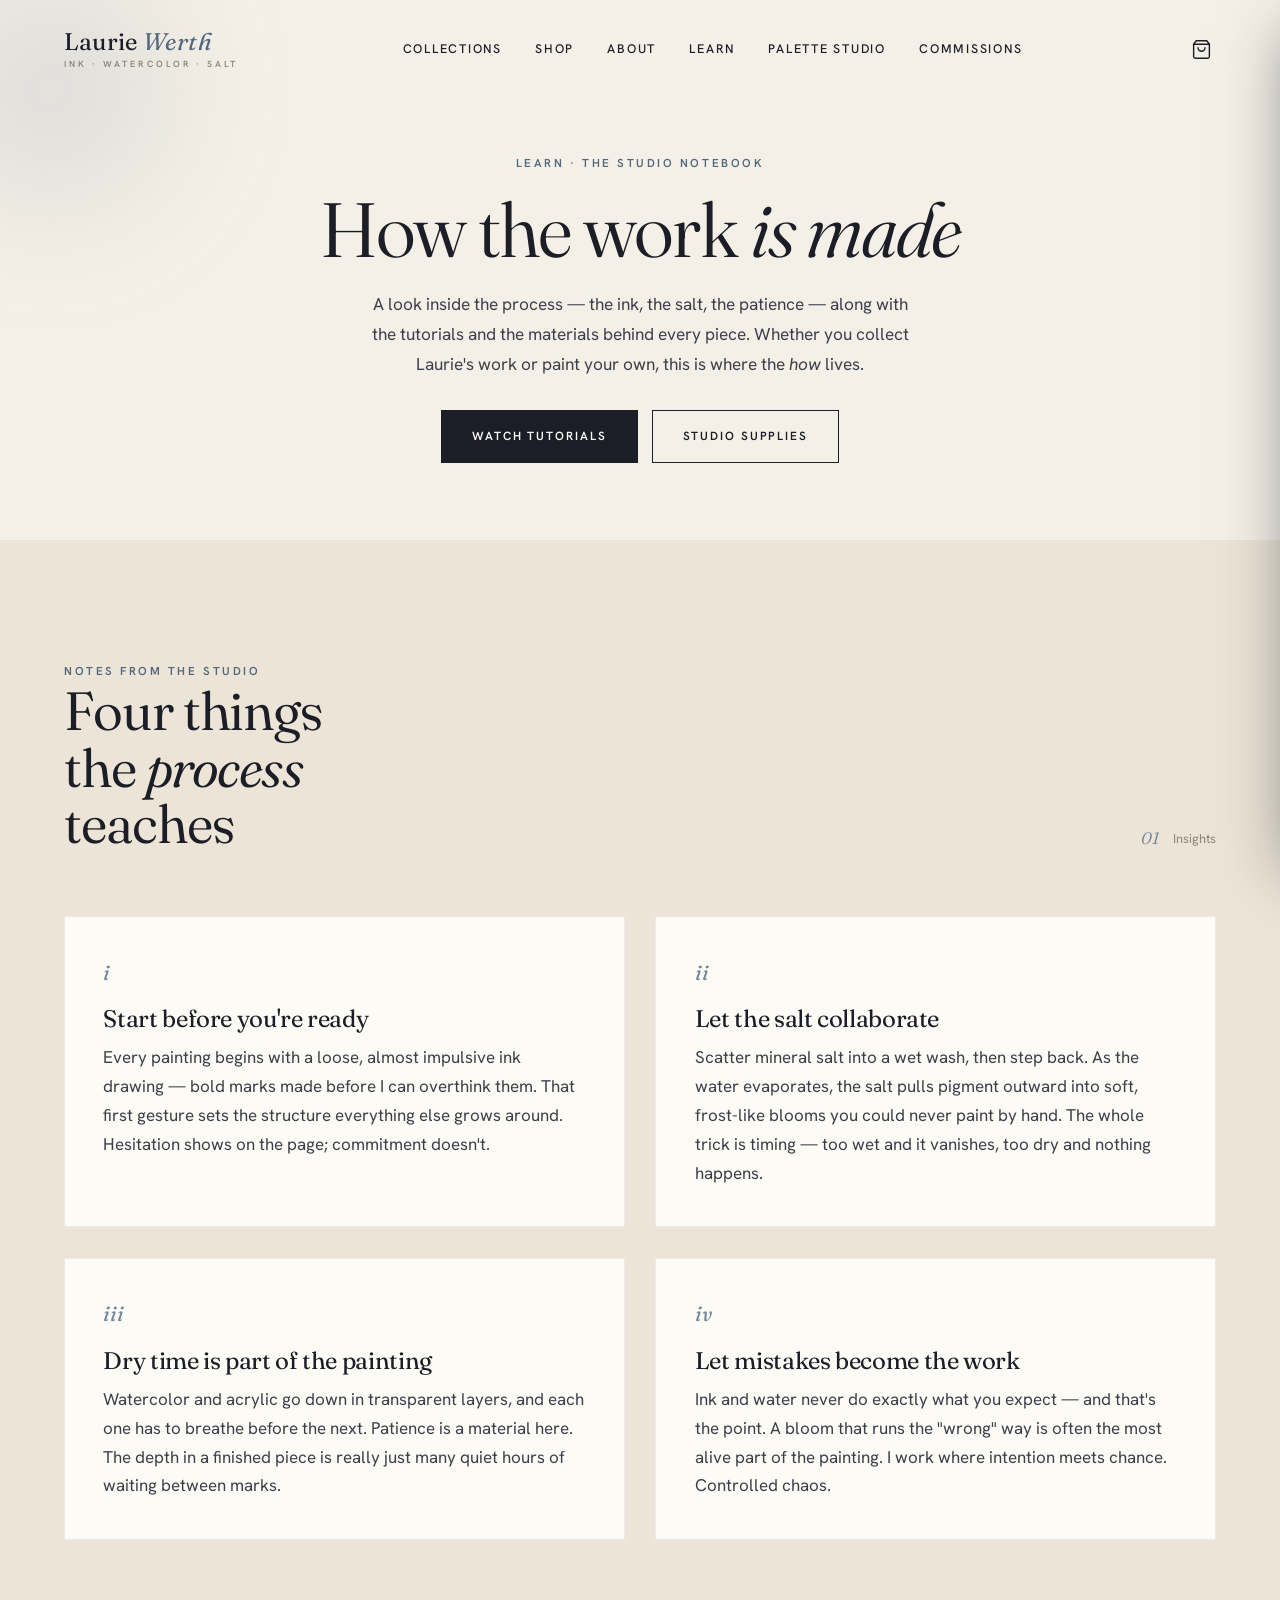
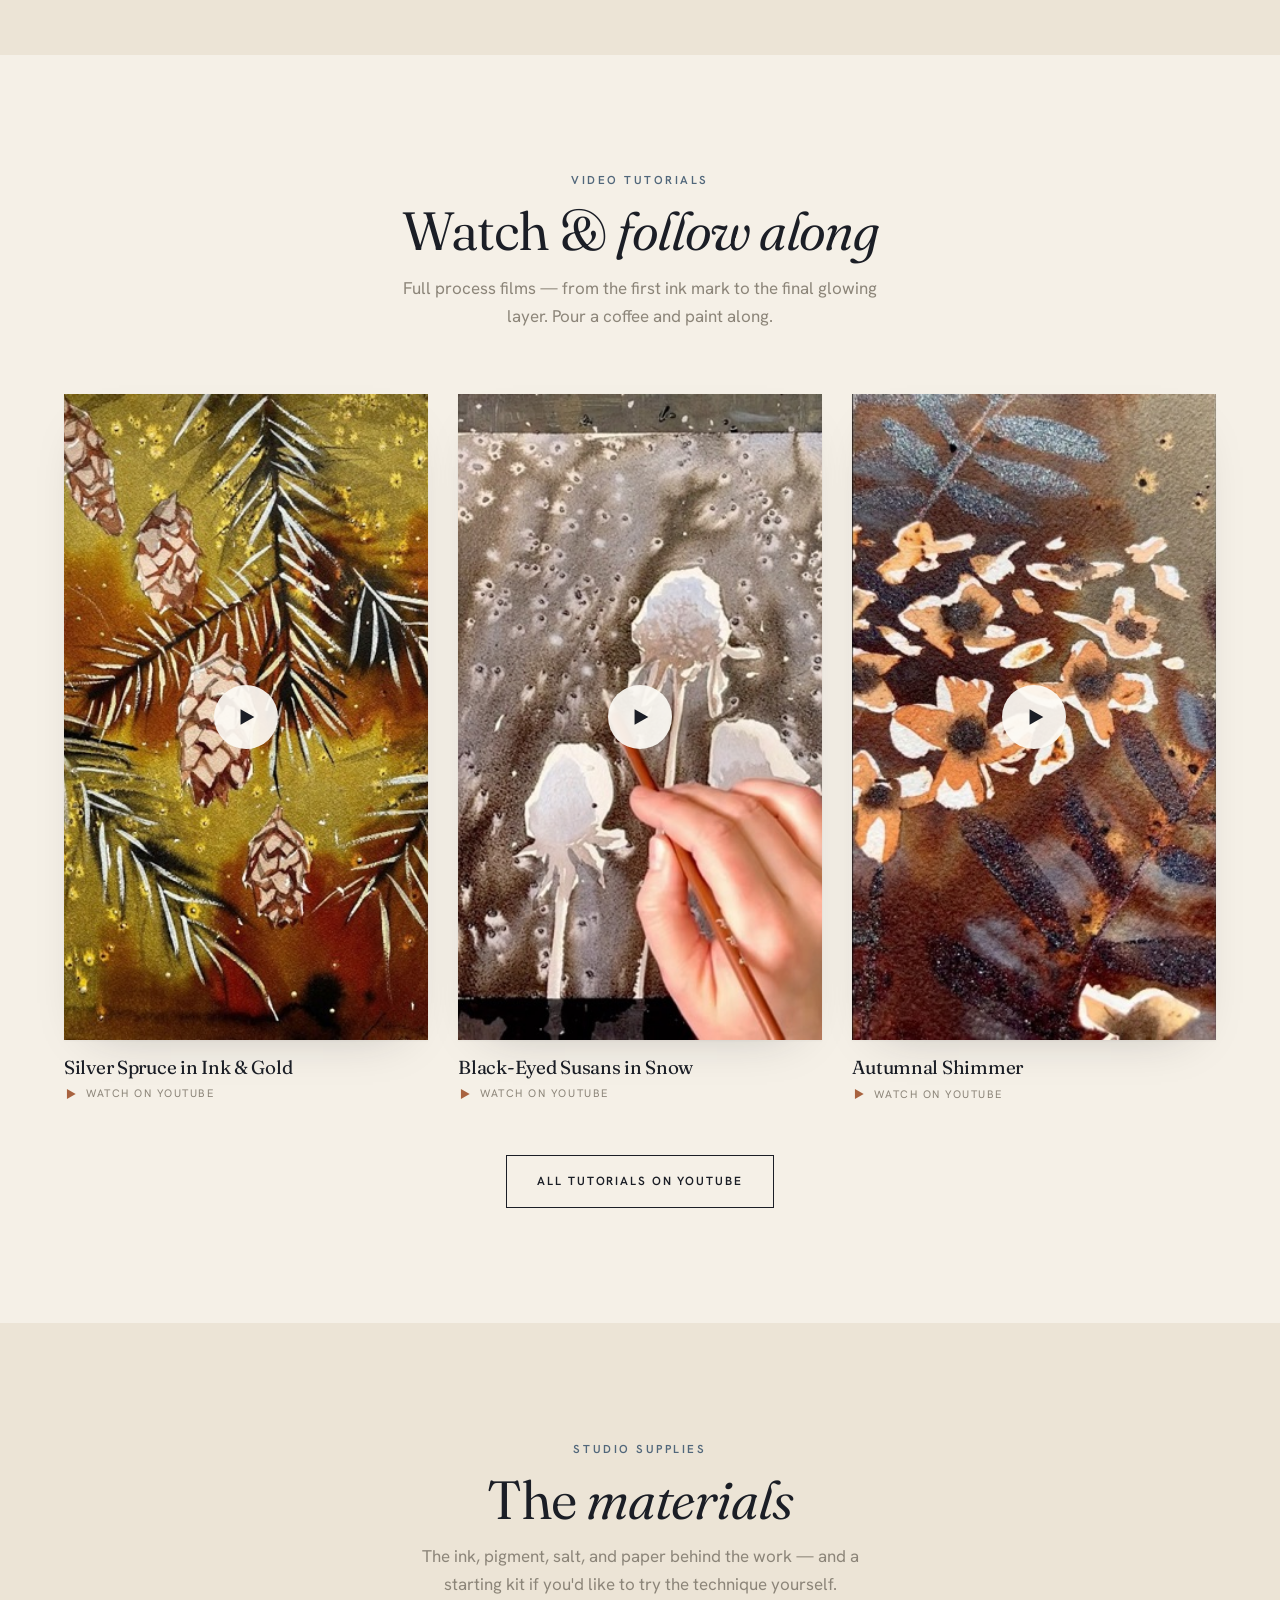
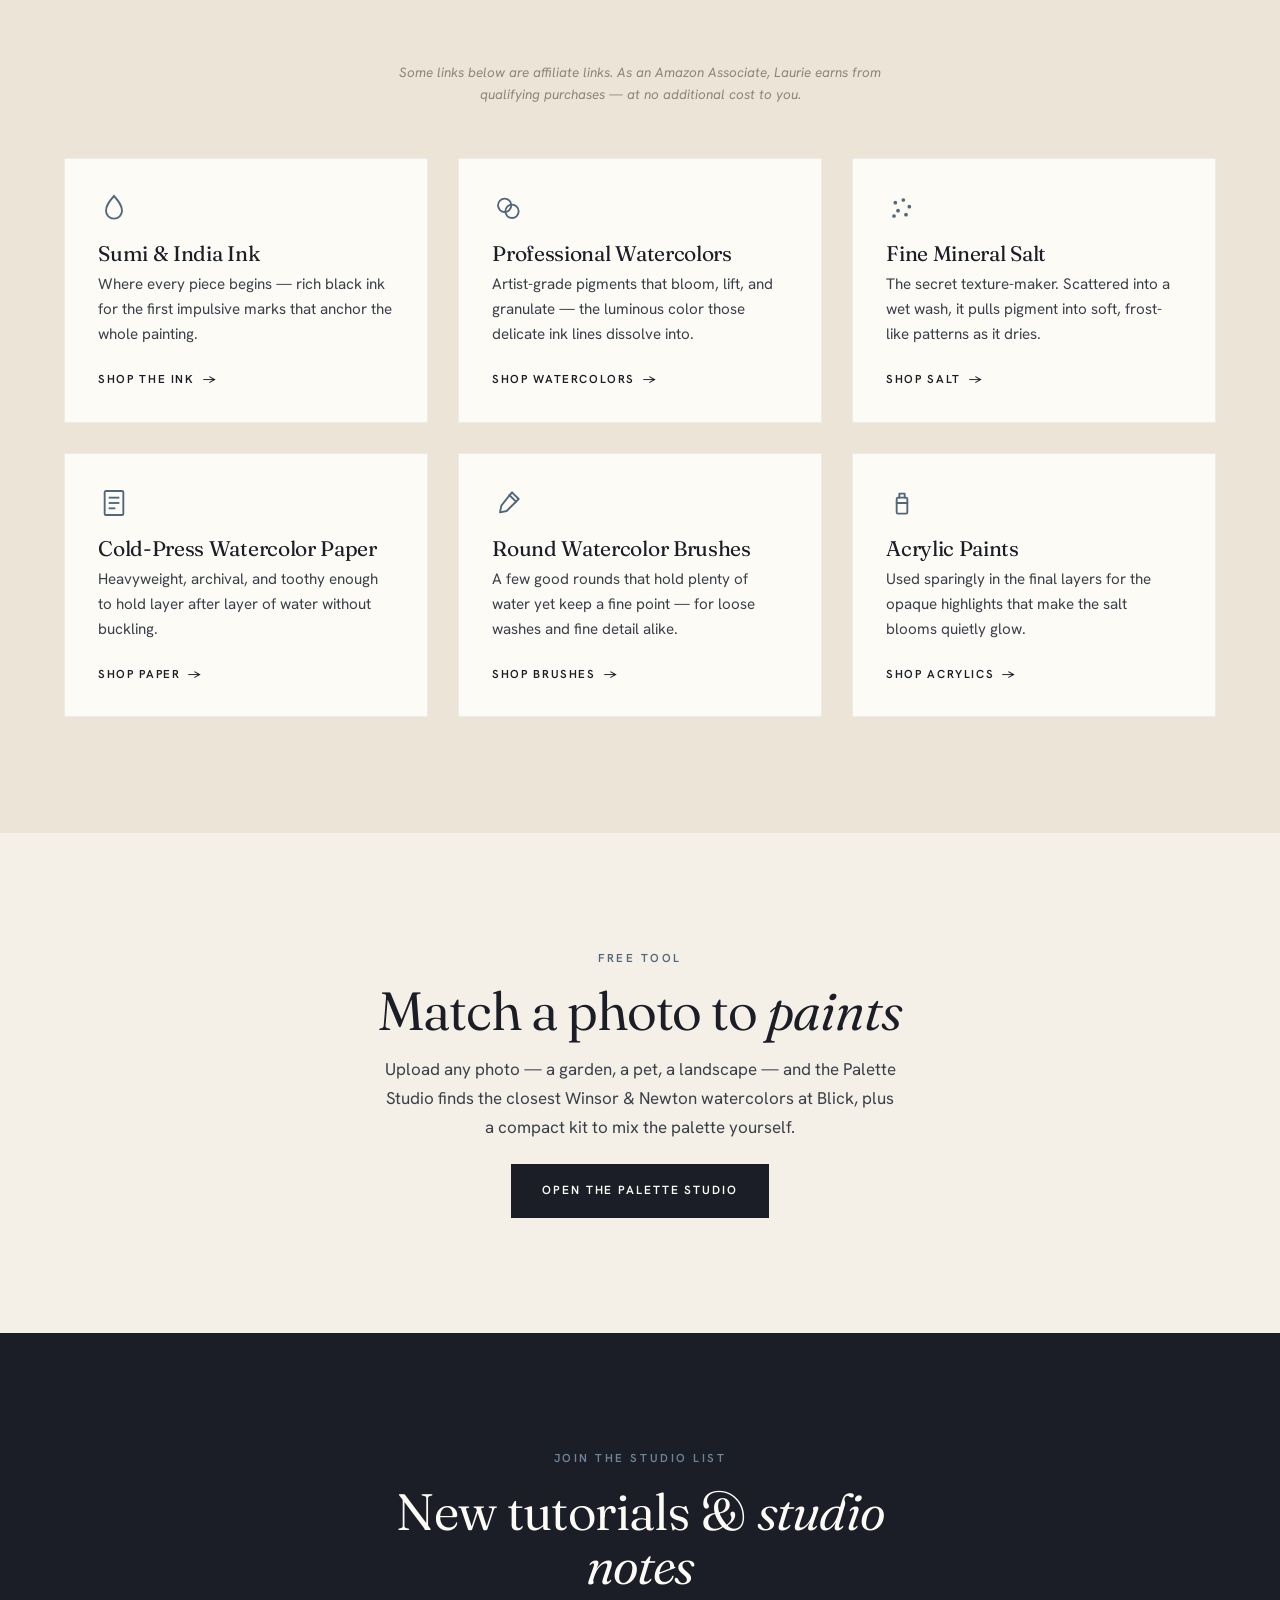
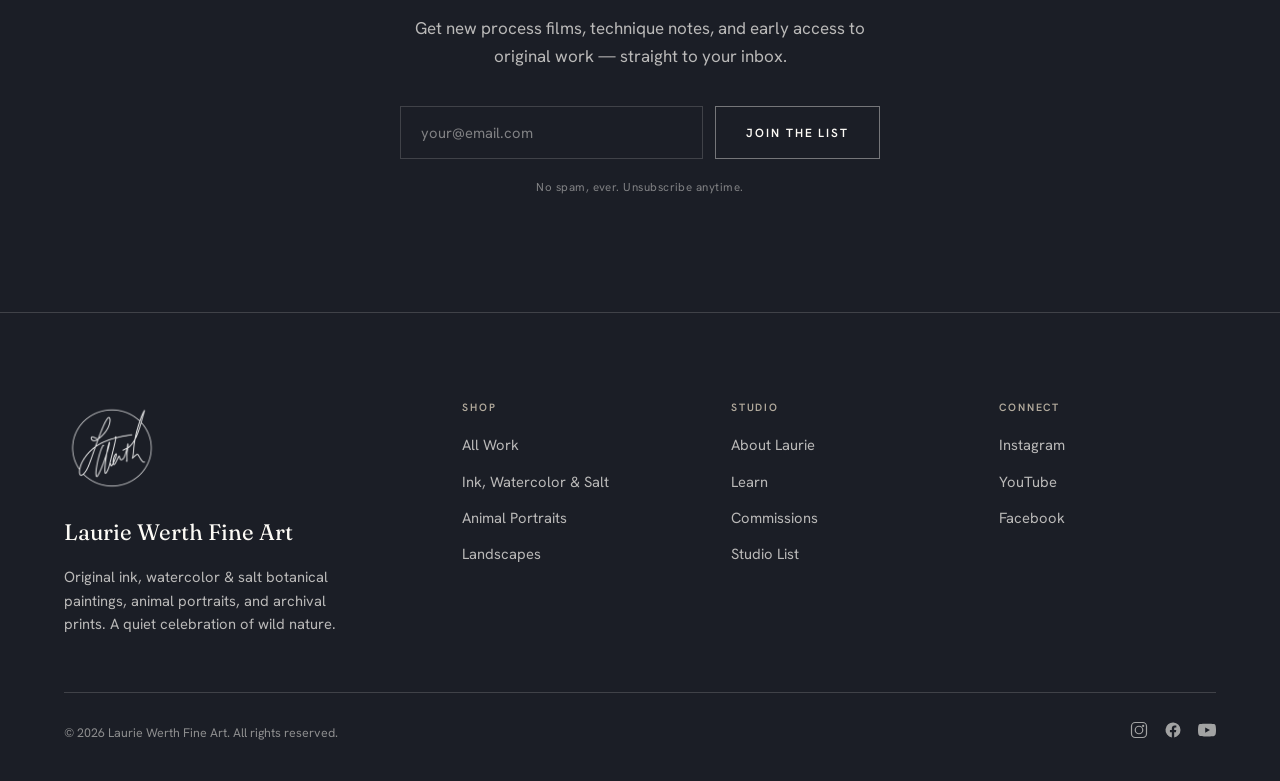
<file: learn.html>
<!DOCTYPE html>
<html lang="en">
<head>
  <meta charset="UTF-8">
  <meta name="viewport" content="width=device-width, initial-scale=1.0">
  <title>Learn — Ink, Watercolor &amp; Salt Tutorials &amp; Supplies | Laurie Werth</title>
  <meta name="description" content="Learn how Laurie Werth paints with ink, mineral salt, and watercolor. Process insights, free video tutorials, and the studio supplies she uses — watercolors, ink, salt, paper, and brushes.">
  <meta name="keywords" content="watercolor salt technique, ink and watercolor tutorial, how to paint with salt, watercolor supplies, botanical watercolor tutorial, Laurie Werth tutorial, beginner watercolor materials">
  <meta name="author" content="Laurie Werth">
  <link rel="canonical" href="https://lauriewerth.com/learn.html">

  <!-- Open Graph -->
  <meta property="og:type" content="article">
  <meta property="og:title" content="Learn — Ink, Watercolor &amp; Salt with Laurie Werth">
  <meta property="og:description" content="Process insights, free video tutorials, and the studio supplies behind Laurie Werth's ink-and-salt botanical paintings.">
  <meta property="og:url" content="https://lauriewerth.com/learn.html">
  <meta property="og:site_name" content="Laurie Werth Fine Art">
  <meta property="og:image" content="https://werth-code.github.io/laurie-werth-prints/assets/art/fern-study.jpg">
  <meta name="twitter:card" content="summary_large_image">
  <meta name="twitter:title" content="Learn — Ink, Watercolor &amp; Salt with Laurie Werth">
  <meta name="twitter:description" content="Process insights, free video tutorials, and studio supplies from artist Laurie Werth.">
  <meta name="twitter:image" content="https://werth-code.github.io/laurie-werth-prints/assets/art/fern-study.jpg">

  <link rel="icon" type="image/svg+xml" href="data:image/svg+xml,%3Csvg xmlns='http://www.w3.org/2000/svg' viewBox='0 0 32 32'%3E%3Crect width='32' height='32' fill='%231b1e26'/%3E%3Ctext x='16' y='22' text-anchor='middle' fill='%23f5f0e7' font-family='Georgia,serif' font-size='17'%3ELW%3C/text%3E%3C/svg%3E">

  <link rel="preconnect" href="https://fonts.googleapis.com">
  <link rel="preconnect" href="https://fonts.gstatic.com" crossorigin>
  <link href="https://fonts.googleapis.com/css2?family=Fraunces:ital,opsz,wght@0,9..144,300..560;1,9..144,300..560&family=Hanken+Grotesk:wght@300;400;500;600;700&display=swap" rel="stylesheet">

  <link rel="stylesheet" href="styles.css">

  <!-- Schema.org -->
  <script type="application/ld+json">
  {
    "@context": "https://schema.org",
    "@type": "LearningResource",
    "name": "Learn to paint with ink, watercolor & salt",
    "creator": { "@type": "Person", "name": "Laurie Werth", "alumniOf": { "@type": "CollegeOrUniversity", "name": "Pennsylvania Academy of the Fine Arts" } },
    "about": ["watercolor painting", "ink painting", "salt texture technique", "botanical art"],
    "url": "https://lauriewerth.com/learn.html"
  }
  </script>
</head>
<body>

  <!-- ═══ Header ═══ -->
  <header class="header" id="header">
    <div class="header__inner">
      <a href="index.html" class="header__logo" aria-label="Laurie Werth Fine Art — home">
        <span class="header__logo-name">Laurie <span>Werth</span></span>
        <span class="header__logo-tag">Ink · Watercolor · Salt</span>
      </a>

      <nav class="header__nav" id="mainNav" aria-label="Main navigation">
        <a href="index.html#collections" class="header__link">Collections</a>
        <a href="index.html#shop" class="header__link">Shop</a>
        <a href="index.html#about" class="header__link">About</a>
        <a href="learn.html" class="header__link">Learn</a>
        <a href="palette.html" class="header__link header__link--palette">Palette Studio</a>
        <a href="index.html#commissions" class="header__link">Commissions</a>
      </nav>

      <div class="header__actions">
        <button class="header__cart" id="cartToggle" aria-label="Open cart">
          <svg viewBox="0 0 24 24" fill="none" stroke="currentColor" stroke-width="1.6" stroke-linecap="round" stroke-linejoin="round"><path d="M6 2L3 6v14a2 2 0 002 2h14a2 2 0 002-2V6l-3-4z"/><line x1="3" y1="6" x2="21" y2="6"/><path d="M16 10a4 4 0 01-8 0"/></svg>
          <span class="header__cart-count" id="cartCount" data-count="0">0</span>
        </button>
        <button class="header__mobile-toggle" id="mobileToggle" aria-label="Toggle menu">
          <span></span><span></span><span></span>
        </button>
      </div>
    </div>
  </header>


  <main>

    <!-- ═══ Learn Hero ═══ -->
    <section class="learn-hero" id="learn-top">
      <div class="hero__bloom hero__bloom--1" aria-hidden="true"></div>
      <div class="learn-hero__inner container">
        <span class="eyebrow">Learn · The Studio Notebook</span>
        <h1 class="learn-hero__title">How the work <em>is made</em></h1>
        <p class="learn-hero__lead">
          A look inside the process — the ink, the salt, the patience — along with the tutorials and the materials behind every piece. Whether you collect Laurie's work or paint your own, this is where the <em>how</em> lives.
        </p>
        <div class="learn-hero__links">
          <a href="#tutorials" class="btn btn--primary">Watch Tutorials</a>
          <a href="#supplies" class="btn btn--outline">Studio Supplies</a>
        </div>
      </div>
    </section>


    <!-- ═══ Insights ═══ -->
    <section class="section insights" id="insights">
      <div class="container">
        <div class="section-head">
          <div class="section-head__title reveal">
            <span class="eyebrow">Notes from the Studio</span>
            <h2 class="heading">Four things the <em>process</em> teaches</h2>
          </div>
          <div class="section-head__meta reveal">
            <span class="index">01</span>
            <span class="muted" style="font-size:0.8rem;">Insights</span>
          </div>
        </div>
        <div class="insights__grid">
          <article class="insight-card reveal reveal--delay-1">
            <div class="insight-card__num">i</div>
            <h3 class="insight-card__title">Start before you're ready</h3>
            <p class="insight-card__text">Every painting begins with a loose, almost impulsive ink drawing — bold marks made before I can overthink them. That first gesture sets the structure everything else grows around. Hesitation shows on the page; commitment doesn't.</p>
          </article>
          <article class="insight-card reveal reveal--delay-2">
            <div class="insight-card__num">ii</div>
            <h3 class="insight-card__title">Let the salt collaborate</h3>
            <p class="insight-card__text">Scatter mineral salt into a wet wash, then step back. As the water evaporates, the salt pulls pigment outward into soft, frost-like blooms you could never paint by hand. The whole trick is timing — too wet and it vanishes, too dry and nothing happens.</p>
          </article>
          <article class="insight-card reveal reveal--delay-3">
            <div class="insight-card__num">iii</div>
            <h3 class="insight-card__title">Dry time is part of the painting</h3>
            <p class="insight-card__text">Watercolor and acrylic go down in transparent layers, and each one has to breathe before the next. Patience is a material here. The depth in a finished piece is really just many quiet hours of waiting between marks.</p>
          </article>
          <article class="insight-card reveal reveal--delay-4">
            <div class="insight-card__num">iv</div>
            <h3 class="insight-card__title">Let mistakes become the work</h3>
            <p class="insight-card__text">Ink and water never do exactly what you expect — and that's the point. A bloom that runs the "wrong" way is often the most alive part of the painting. I work where intention meets chance. Controlled chaos.</p>
          </article>
        </div>
      </div>
    </section>


    <!-- ═══ Video Tutorials ═══ -->
    <section class="section watch" id="tutorials">
      <div class="container">
        <div class="watch__head reveal">
          <span class="eyebrow">Video Tutorials</span>
          <h2 class="heading">Watch &amp; <em>follow along</em></h2>
          <p class="watch__sub">Full process films — from the first ink mark to the final glowing layer. Pour a coffee and paint along.</p>
        </div>
        <div class="watch__grid">
          <article class="video-card reveal reveal--delay-1">
            <div class="video-card__frame" data-video="kGJRHZDLekc" role="button" tabindex="0" aria-label="Play: Silver Spruce, ink and watercolor">
              <img src="assets/youtube/yt-tut-1.jpg" alt="Silver Spruce — ink and watercolor pinecones by Laurie Werth" width="960" height="540" loading="lazy">
              <span class="video-card__play" aria-hidden="true"><svg viewBox="0 0 24 24" fill="currentColor"><path d="M5 3.5v17l15-8.5z"/></svg></span>
            </div>
            <div class="video-card__body">
              <h3 class="video-card__title">Silver Spruce in Ink &amp; Gold</h3>
              <p class="video-card__meta"><svg viewBox="0 0 24 24" fill="currentColor"><path d="M5 3.5v17l15-8.5z"/></svg> Watch on YouTube</p>
            </div>
          </article>
          <article class="video-card reveal reveal--delay-2">
            <div class="video-card__frame" data-video="k_Bo0dcPrWw" role="button" tabindex="0" aria-label="Play: Black-Eyed Susans in snow">
              <img src="assets/youtube/yt-tut-2.jpg" alt="Black-Eyed Susans in snow — process film by Laurie Werth" width="960" height="540" loading="lazy">
              <span class="video-card__play" aria-hidden="true"><svg viewBox="0 0 24 24" fill="currentColor"><path d="M5 3.5v17l15-8.5z"/></svg></span>
            </div>
            <div class="video-card__body">
              <h3 class="video-card__title">Black-Eyed Susans in Snow</h3>
              <p class="video-card__meta"><svg viewBox="0 0 24 24" fill="currentColor"><path d="M5 3.5v17l15-8.5z"/></svg> Watch on YouTube</p>
            </div>
          </article>
          <article class="video-card reveal reveal--delay-3">
            <div class="video-card__frame" data-video="PU_ZCgeMWKU" role="button" tabindex="0" aria-label="Play: Autumnal Shimmer, ink, watercolor and acrylic">
              <img src="assets/youtube/yt-tut-3.jpg" alt="Autumnal Shimmer — ink, watercolor and acrylic by Laurie Werth" width="960" height="540" loading="lazy">
              <span class="video-card__play" aria-hidden="true"><svg viewBox="0 0 24 24" fill="currentColor"><path d="M5 3.5v17l15-8.5z"/></svg></span>
            </div>
            <div class="video-card__body">
              <h3 class="video-card__title">Autumnal Shimmer</h3>
              <p class="video-card__meta"><svg viewBox="0 0 24 24" fill="currentColor"><path d="M5 3.5v17l15-8.5z"/></svg> Watch on YouTube</p>
            </div>
          </article>
        </div>
        <div class="watch__cta">
          <a class="btn btn--outline" href="https://www.youtube.com/@lauriewerthartist" target="_blank" rel="noopener">All Tutorials on YouTube</a>
        </div>
      </div>
    </section>


    <!-- ═══ Studio Supplies (affiliate) ═══ -->
    <section class="section supplies" id="supplies">
      <div class="container">
        <div class="watch__head reveal">
          <span class="eyebrow">Studio Supplies</span>
          <h2 class="heading">The <em>materials</em></h2>
          <p class="watch__sub">The ink, pigment, salt, and paper behind the work — and a starting kit if you'd like to try the technique yourself.</p>
        </div>
        <p class="supplies__disclosure reveal">
          Some links below are affiliate links. As an Amazon Associate, Laurie earns from qualifying purchases — at no additional cost to you.
        </p>
        <!--
          AFFILIATE SETUP: replace "YOURTAG-20" in each link below with Laurie's
          Amazon Associates tracking ID. (Prefer art-supply affiliates like
          Blick or Jackson's? Swap the hrefs — structure stays the same.)
        -->
        <div class="supplies__grid">
          <article class="supply-card reveal reveal--delay-1">
            <svg class="supply-card__icon" viewBox="0 0 24 24" fill="none" stroke="currentColor" stroke-width="1.4" aria-hidden="true"><path d="M12 3s6 6.5 6 11a6 6 0 01-12 0c0-4.5 6-11 6-11z"/></svg>
            <h3 class="supply-card__name">Sumi &amp; India Ink</h3>
            <p class="supply-card__desc">Where every piece begins — rich black ink for the first impulsive marks that anchor the whole painting.</p>
            <a class="supply-card__link" href="https://www.amazon.com/s?k=sumi+ink&amp;tag=YOURTAG-20" target="_blank" rel="sponsored noopener">Shop the ink</a>
          </article>
          <article class="supply-card reveal reveal--delay-2">
            <svg class="supply-card__icon" viewBox="0 0 24 24" fill="none" stroke="currentColor" stroke-width="1.4" aria-hidden="true"><circle cx="9.5" cy="10" r="5"/><circle cx="15" cy="14.5" r="5"/></svg>
            <h3 class="supply-card__name">Professional Watercolors</h3>
            <p class="supply-card__desc">Artist-grade pigments that bloom, lift, and granulate — the luminous color those delicate ink lines dissolve into.</p>
            <a class="supply-card__link" href="https://www.amazon.com/s?k=professional+watercolor+paint+set&amp;tag=YOURTAG-20" target="_blank" rel="sponsored noopener">Shop watercolors</a>
          </article>
          <article class="supply-card reveal reveal--delay-3">
            <svg class="supply-card__icon" viewBox="0 0 24 24" fill="currentColor" stroke="none" aria-hidden="true"><circle cx="7" cy="8" r="1.4"/><circle cx="13" cy="6" r="1.4"/><circle cx="17.5" cy="11" r="1.4"/><circle cx="9" cy="14" r="1.4"/><circle cx="15" cy="17" r="1.4"/><circle cx="6" cy="18" r="1.4"/></svg>
            <h3 class="supply-card__name">Fine Mineral Salt</h3>
            <p class="supply-card__desc">The secret texture-maker. Scattered into a wet wash, it pulls pigment into soft, frost-like patterns as it dries.</p>
            <a class="supply-card__link" href="https://www.amazon.com/s?k=sea+salt&amp;tag=YOURTAG-20" target="_blank" rel="sponsored noopener">Shop salt</a>
          </article>
          <article class="supply-card reveal reveal--delay-1">
            <svg class="supply-card__icon" viewBox="0 0 24 24" fill="none" stroke="currentColor" stroke-width="1.4" aria-hidden="true"><rect x="5" y="3" width="14" height="18" rx="1"/><line x1="8" y1="8" x2="16" y2="8"/><line x1="8" y1="12" x2="16" y2="12"/><line x1="8" y1="16" x2="13" y2="16"/></svg>
            <h3 class="supply-card__name">Cold-Press Watercolor Paper</h3>
            <p class="supply-card__desc">Heavyweight, archival, and toothy enough to hold layer after layer of water without buckling.</p>
            <a class="supply-card__link" href="https://www.amazon.com/s?k=cold+press+watercolor+paper+block&amp;tag=YOURTAG-20" target="_blank" rel="sponsored noopener">Shop paper</a>
          </article>
          <article class="supply-card reveal reveal--delay-2">
            <svg class="supply-card__icon" viewBox="0 0 24 24" fill="none" stroke="currentColor" stroke-width="1.4" stroke-linecap="round" stroke-linejoin="round" aria-hidden="true"><path d="M15 4l5 5-9 9-5 1 1-5z"/><path d="M13 6l5 5"/></svg>
            <h3 class="supply-card__name">Round Watercolor Brushes</h3>
            <p class="supply-card__desc">A few good rounds that hold plenty of water yet keep a fine point — for loose washes and fine detail alike.</p>
            <a class="supply-card__link" href="https://www.amazon.com/s?k=round+watercolor+brush+set&amp;tag=YOURTAG-20" target="_blank" rel="sponsored noopener">Shop brushes</a>
          </article>
          <article class="supply-card reveal reveal--delay-3">
            <svg class="supply-card__icon" viewBox="0 0 24 24" fill="none" stroke="currentColor" stroke-width="1.4" stroke-linecap="round" stroke-linejoin="round" aria-hidden="true"><rect x="8" y="8" width="8" height="12" rx="1"/><path d="M10 8V5h4v3"/><line x1="8" y1="12" x2="16" y2="12"/></svg>
            <h3 class="supply-card__name">Acrylic Paints</h3>
            <p class="supply-card__desc">Used sparingly in the final layers for the opaque highlights that make the salt blooms quietly glow.</p>
            <a class="supply-card__link" href="https://www.amazon.com/s?k=acrylic+paint+set&amp;tag=YOURTAG-20" target="_blank" rel="sponsored noopener">Shop acrylics</a>
          </article>
        </div>
      </div>
    </section>


    <!-- ═══ Palette Studio CTA ═══ -->
    <section class="section" style="background:var(--paper); text-align:center;">
      <div class="container">
        <div class="reveal" style="max-width:640px; margin:0 auto; display:flex; flex-direction:column; align-items:center; gap:16px;">
          <span class="eyebrow" style="color:var(--slate-deep);">Free Tool</span>
          <h2 class="heading">Match a photo to <em>paints</em></h2>
          <p style="color:#3a3f49; max-width:52ch; line-height:1.7;">Upload any photo — a garden, a pet, a landscape — and the Palette Studio finds the closest Winsor &amp; Newton watercolors at Blick, plus a compact kit to mix the palette yourself.</p>
          <a href="palette.html" class="btn btn--primary" style="margin-top:6px;">Open the Palette Studio</a>
        </div>
      </div>
    </section>


    <!-- ═══ Email Signup ═══ -->
    <section class="section signup" id="signup">
      <div class="container">
        <div class="reveal">
          <span class="eyebrow">Join the Studio List</span>
          <h2 class="signup__title">New tutorials &amp; <em>studio notes</em></h2>
          <p class="signup__text">
            Get new process films, technique notes, and early access to original work — straight to your inbox.
          </p>
          <form class="signup__form" id="signupForm" action="https://formspree.io/f/YOUR_FORM_ID" method="POST">
            <input type="email" name="email" class="signup__input" placeholder="your@email.com" required autocomplete="email" aria-label="Email address">
            <button type="submit" class="btn btn--light">Join the List</button>
          </form>
          <p class="signup__note">No spam, ever. Unsubscribe anytime.</p>
        </div>
      </div>
    </section>

  </main>


  <!-- ═══ Footer ═══ -->
  <footer class="footer">
    <div class="container">
      <div class="footer__inner">
        <div>
          <img class="footer__sig" src="assets/brand/signature-white.png" alt="Laurie Werth signature">
          <div class="footer__brand">Laurie Werth Fine Art</div>
          <p class="footer__tagline">Original ink, watercolor &amp; salt botanical paintings, animal portraits, and archival prints. A quiet celebration of wild nature.</p>
        </div>
        <div>
          <h4 class="footer__heading">Shop</h4>
          <nav class="footer__links">
            <a href="index.html#shop" class="footer__link">All Work</a>
            <a href="index.html#collections" class="footer__link">Ink, Watercolor &amp; Salt</a>
            <a href="index.html#collections" class="footer__link">Animal Portraits</a>
            <a href="index.html#collections" class="footer__link">Landscapes</a>
          </nav>
        </div>
        <div>
          <h4 class="footer__heading">Studio</h4>
          <nav class="footer__links">
            <a href="index.html#about" class="footer__link">About Laurie</a>
            <a href="learn.html" class="footer__link">Learn</a>
            <a href="index.html#commissions" class="footer__link">Commissions</a>
            <a href="#signup" class="footer__link">Studio List</a>
          </nav>
        </div>
        <div>
          <h4 class="footer__heading">Connect</h4>
          <nav class="footer__links">
            <a href="https://www.instagram.com/lauriewerthartist/" class="footer__link" target="_blank" rel="noopener">Instagram</a>
            <a href="https://www.youtube.com/@lauriewerthartist" class="footer__link" target="_blank" rel="noopener">YouTube</a>
            <a href="https://www.facebook.com/profile.php?id=61565530684775" class="footer__link" target="_blank" rel="noopener">Facebook</a>
          </nav>
        </div>
      </div>
      <div class="footer__bottom">
        <p>&copy; 2026 Laurie Werth Fine Art. All rights reserved.</p>
        <div class="footer__social">
          <a href="https://www.instagram.com/lauriewerthartist/" target="_blank" rel="noopener" aria-label="Instagram">
            <svg width="18" height="18" viewBox="0 0 24 24" fill="none" stroke="currentColor" stroke-width="1.6"><rect x="2" y="2" width="20" height="20" rx="5"/><circle cx="12" cy="12" r="5"/><circle cx="17.5" cy="6.5" r="1.5" fill="currentColor" stroke="none"/></svg>
          </a>
          <a href="https://www.facebook.com/profile.php?id=61565530684775" target="_blank" rel="noopener" aria-label="Facebook">
            <svg width="18" height="18" viewBox="0 0 24 24" fill="currentColor" stroke="none"><path d="M22 12a10 10 0 10-11.56 9.88v-6.99H7.9V12h2.54V9.8c0-2.5 1.49-3.89 3.78-3.89 1.09 0 2.24.2 2.24.2v2.46h-1.26c-1.24 0-1.63.77-1.63 1.56V12h2.78l-.44 2.89h-2.34v6.99A10 10 0 0022 12z"/></svg>
          </a>
          <a href="https://www.youtube.com/@lauriewerthartist" target="_blank" rel="noopener" aria-label="YouTube">
            <svg width="18" height="18" viewBox="0 0 24 24" fill="currentColor" stroke="none"><path d="M23.5 6.2a3 3 0 00-2.1-2.1C19.5 3.5 12 3.5 12 3.5s-7.5 0-9.4.6A3 3 0 00.5 6.2 31 31 0 000 12a31 31 0 00.5 5.8 3 3 0 002.1 2.1c1.9.6 9.4.6 9.4.6s7.5 0 9.4-.6a3 3 0 002.1-2.1A31 31 0 0024 12a31 31 0 00-.5-5.8zM9.6 15.5v-7l6.3 3.5-6.3 3.5z"/></svg>
          </a>
        </div>
      </div>
    </div>
  </footer>


  <!-- ═══ Cart Drawer ═══ -->
  <div class="cart-overlay" id="cartOverlay"></div>
  <aside class="cart-drawer" id="cartDrawer" role="dialog" aria-label="Shopping cart">
    <div class="cart-drawer__header">
      <h3 class="cart-drawer__title">Your Cart</h3>
      <button class="cart-drawer__close" id="cartClose" aria-label="Close cart">✕</button>
    </div>
    <div class="cart-drawer__items" id="cartItems"></div>
    <div class="cart-drawer__footer" id="cartFooter" style="display:none;">
      <div class="cart-drawer__subtotal">
        <span class="cart-drawer__subtotal-label">Subtotal</span>
        <span class="cart-drawer__subtotal-value" id="cartSubtotal">$0</span>
      </div>
      <p class="cart-drawer__shipping-note">Shipping calculated at checkout</p>
      <button class="btn btn--primary cart-drawer__checkout" id="checkoutBtn">Proceed to Checkout</button>
      <p class="cart-drawer__provider-note" id="providerNote"></p>
    </div>
  </aside>


  <!-- ═══ Product Modal ═══ -->
  <div class="modal-overlay" id="modalOverlay"></div>
  <div class="modal" id="productModal" role="dialog" aria-label="Product details">
    <button class="modal__close" id="modalClose" aria-label="Close">✕</button>
    <div class="modal__inner" id="modalContent"></div>
  </div>


  <!-- ═══ Toast ═══ -->
  <div class="toast" id="toast" role="alert" aria-live="polite"></div>

  <script src="app.js"></script>
</body>
</html>
</file>
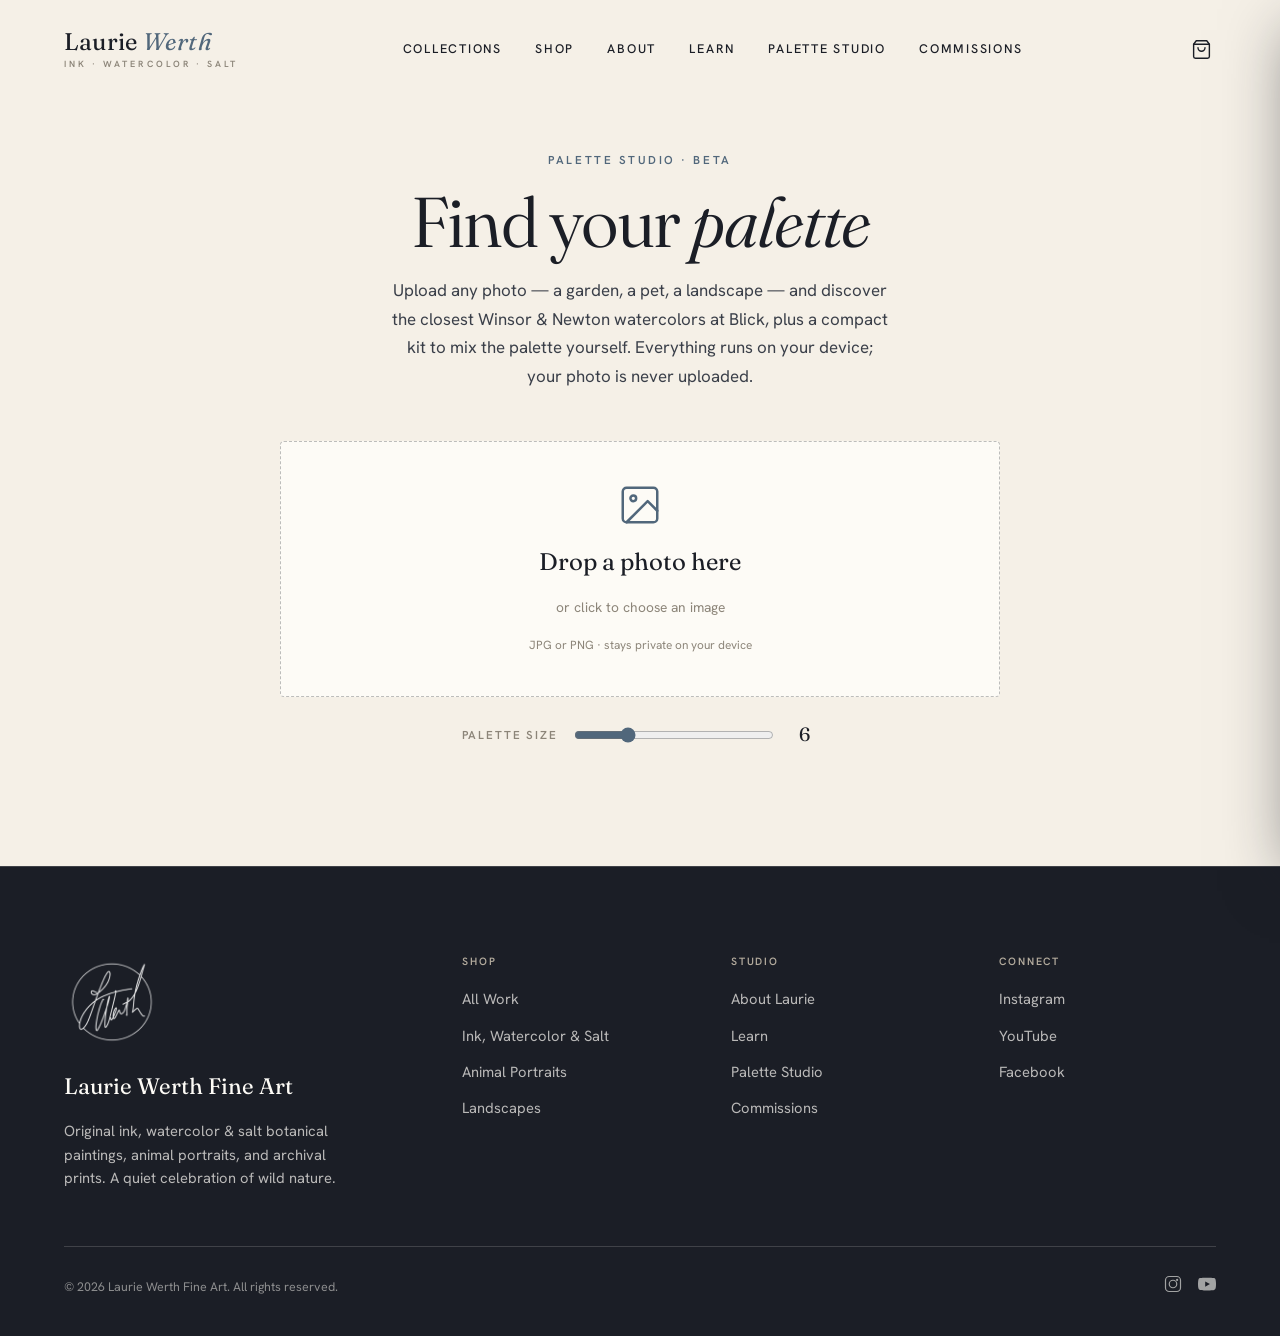
<file: palette.html>
<!DOCTYPE html>
<html lang="en">
<head>
  <meta charset="UTF-8">
  <meta name="viewport" content="width=device-width, initial-scale=1.0">
  <title>Palette Studio — Match a Photo to Blick Paints | Laurie Werth</title>
  <meta name="description" content="Upload any photo and find the closest Winsor & Newton watercolor matches at Blick, plus a mixing kit to paint the palette yourself. A free tool from artist Laurie Werth.">
  <meta name="robots" content="noindex">
  <link rel="icon" type="image/svg+xml" href="data:image/svg+xml,%3Csvg xmlns='http://www.w3.org/2000/svg' viewBox='0 0 32 32'%3E%3Crect width='32' height='32' fill='%231b1e26'/%3E%3Ctext x='16' y='22' text-anchor='middle' fill='%23f5f0e7' font-family='Georgia,serif' font-size='17'%3ELW%3C/text%3E%3C/svg%3E">

  <link rel="preconnect" href="https://fonts.googleapis.com">
  <link rel="preconnect" href="https://fonts.gstatic.com" crossorigin>
  <link href="https://fonts.googleapis.com/css2?family=Fraunces:ital,opsz,wght@0,9..144,300..560;1,9..144,300..560&family=Hanken+Grotesk:wght@300;400;500;600;700&display=swap" rel="stylesheet">
  <link rel="stylesheet" href="styles.css">

  <style>
    .ps-intro { background: var(--paper); padding-top: clamp(130px, 16vh, 200px); padding-bottom: clamp(30px, 4vw, 50px); text-align: center; }
    .ps-intro__inner { max-width: 720px; margin: 0 auto; }
    .ps-title { font-family: var(--font-display); font-weight: 340; font-size: clamp(2.4rem, 5.5vw, 4.4rem); letter-spacing: -0.025em; line-height: 1.02; }
    .ps-title em { font-style: italic; }
    .ps-lead { color: #3a3f49; font-size: 1.06rem; line-height: 1.7; max-width: 56ch; margin: 18px auto 0; }

    .ps-tool { background: var(--paper); padding-bottom: var(--section-y); }
    .ps-drop {
      max-width: 720px; margin: 0 auto; min-height: 240px; cursor: pointer;
      background: var(--salt); border: 1.5px dashed rgba(27,30,38,0.28); border-radius: 4px;
      display: flex; flex-direction: column; align-items: center; justify-content: center; gap: 14px;
      padding: 40px 24px; text-align: center; transition: border-color .3s var(--ease), background .3s var(--ease);
    }
    .ps-drop:hover, .ps-drop--over { border-color: var(--slate); background: #fffdf8; }
    .ps-drop__icon { width: 46px; height: 46px; color: var(--slate-deep); }
    .ps-drop__title { font-family: var(--font-display); font-size: 1.5rem; }
    .ps-drop__hint { font-size: 0.86rem; color: var(--stone); }
    .ps-drop__note { font-size: 0.74rem; color: var(--stone); margin-top: 4px; }

    .ps-controls { max-width: 720px; margin: 22px auto 0; display: flex; align-items: center; justify-content: center; gap: 16px; flex-wrap: wrap; }
    .ps-controls label { font-size: 0.72rem; text-transform: uppercase; letter-spacing: 0.16em; color: var(--stone); font-weight: 600; }
    .ps-controls input[type=range] { width: 200px; accent-color: var(--slate-deep); }
    .ps-controls__val { font-family: var(--font-display); font-size: 1.2rem; min-width: 1.5em; text-align: center; }

    .ps-result { max-width: var(--maxw); margin: clamp(36px,5vw,64px) auto 0; padding-inline: var(--gutter); }
    .ps-result__grid { display: grid; grid-template-columns: 0.8fr 1.2fr; gap: clamp(28px,4vw,56px); align-items: start; }
    .ps-preview { position: sticky; top: 100px; }
    .ps-preview img { width: 100%; border-radius: 3px; box-shadow: var(--shadow-art); background: var(--paper-warm); }
    .ps-preview__palette { display: flex; margin-top: 14px; border-radius: 3px; overflow: hidden; box-shadow: var(--shadow-soft); }
    .ps-chip { flex: 1; height: 56px; display: flex; align-items: flex-end; justify-content: center; padding-bottom: 5px; }
    .ps-chip span { font-size: 0.62rem; font-weight: 600; color: rgba(255,255,255,0.92); text-shadow: 0 1px 3px rgba(0,0,0,0.5); }
    .ps-status { font-size: 0.74rem; color: var(--stone); margin-top: 12px; letter-spacing: 0.02em; }

    .ps-section-label { font-size: 0.7rem; font-weight: 600; text-transform: uppercase; letter-spacing: 0.18em; color: var(--slate-deep); margin-bottom: 6px; }
    .ps-section-title { font-family: var(--font-display); font-weight: 360; font-size: clamp(1.6rem,2.6vw,2.2rem); margin-bottom: 4px; }
    .ps-section-title em { font-style: italic; }
    .ps-section-sub { color: var(--stone); font-size: 0.9rem; margin-bottom: 22px; }
    .ps-block + .ps-block { margin-top: clamp(36px,4vw,52px); }

    .ps-matches { display: grid; grid-template-columns: repeat(2, 1fr); gap: 12px; }
    .ps-card { display: flex; flex-direction: column; gap: 12px; background: var(--salt); border: 1px solid var(--line-soft); padding: 16px; text-decoration: none; color: var(--ink); transition: border-color .3s var(--ease), transform .3s var(--ease); }
    .ps-card:hover { border-color: var(--stone); transform: translateY(-2px); }
    .ps-card__swatches { display: flex; align-items: center; gap: 10px; }
    .ps-card__from, .ps-card__to { width: 38px; height: 38px; border-radius: 3px; box-shadow: inset 0 0 0 1px rgba(27,30,38,0.08); }
    .ps-card__arrow { color: var(--stone); font-size: 0.9rem; }
    .ps-card__body { display: flex; flex-direction: column; gap: 6px; flex: 1; }
    .ps-card__name { font-family: var(--font-display); font-size: 1.12rem; line-height: 1.15; }
    .ps-tag { align-self: flex-start; font-size: 0.6rem; font-weight: 600; text-transform: uppercase; letter-spacing: 0.1em; padding: 3px 9px; border-radius: 40px; }
    .ps-tag--great { background: #e1efe6; color: #2f5d43; }
    .ps-tag--good { background: #e7eef3; color: var(--slate-deep); }
    .ps-tag--ok { background: #f3ece2; color: #8a5a37; }
    .ps-tag--approx { background: #f1efe8; color: var(--stone); }
    .ps-card__buy { font-size: 0.66rem; font-weight: 600; text-transform: uppercase; letter-spacing: 0.14em; color: var(--slate-deep); }

    .ps-kit { display: grid; grid-template-columns: repeat(3, 1fr); gap: 12px; }
    .ps-kit-card { display: flex; flex-direction: column; gap: 8px; background: var(--salt); border: 1px solid var(--line-soft); padding: 14px; text-decoration: none; color: var(--ink); transition: border-color .3s var(--ease); }
    .ps-kit-card:hover { border-color: var(--stone); }
    .ps-kit-card__swatch { height: 44px; border-radius: 3px; box-shadow: inset 0 0 0 1px rgba(27,30,38,0.08); }
    .ps-kit-card__name { font-family: var(--font-display); font-size: 1rem; line-height: 1.1; }
    .ps-kit-card__role { font-size: 0.66rem; text-transform: uppercase; letter-spacing: 0.1em; color: var(--stone); }
    .ps-disclosure { font-style: italic; font-size: 0.8rem; color: var(--stone); margin-top: 22px; max-width: 64ch; }

    @media (max-width: 900px) {
      .ps-result__grid { grid-template-columns: 1fr; }
      .ps-preview { position: static; max-width: 460px; margin-inline: auto; }
    }
    @media (max-width: 560px) {
      .ps-matches { grid-template-columns: 1fr; }
      .ps-kit { grid-template-columns: repeat(2, 1fr); }
    }
  </style>
</head>
<body>

  <!-- ═══ Header ═══ -->
  <header class="header" id="header">
    <div class="header__inner">
      <a href="index.html" class="header__logo" aria-label="Laurie Werth Fine Art — home">
        <span class="header__logo-name">Laurie <span>Werth</span></span>
        <span class="header__logo-tag">Ink · Watercolor · Salt</span>
      </a>
      <nav class="header__nav" id="mainNav" aria-label="Main navigation">
        <a href="index.html#collections" class="header__link">Collections</a>
        <a href="index.html#shop" class="header__link">Shop</a>
        <a href="index.html#about" class="header__link">About</a>
        <a href="learn.html" class="header__link">Learn</a>
        <a href="palette.html" class="header__link header__link--palette">Palette Studio</a>
        <a href="index.html#commissions" class="header__link">Commissions</a>
      </nav>
      <div class="header__actions">
        <button class="header__cart" id="cartToggle" aria-label="Open cart">
          <svg viewBox="0 0 24 24" fill="none" stroke="currentColor" stroke-width="1.6" stroke-linecap="round" stroke-linejoin="round"><path d="M6 2L3 6v14a2 2 0 002 2h14a2 2 0 002-2V6l-3-4z"/><line x1="3" y1="6" x2="21" y2="6"/><path d="M16 10a4 4 0 01-8 0"/></svg>
          <span class="header__cart-count" id="cartCount" data-count="0">0</span>
        </button>
        <button class="header__mobile-toggle" id="mobileToggle" aria-label="Toggle menu">
          <span></span><span></span><span></span>
        </button>
      </div>
    </div>
  </header>

  <main>
    <!-- ═══ Intro ═══ -->
    <section class="ps-intro">
      <div class="ps-intro__inner container">
        <span class="eyebrow" style="color:var(--slate-deep);">Palette Studio · Beta</span>
        <h1 class="ps-title" style="margin-top:14px;">Find your <em>palette</em></h1>
        <p class="ps-lead">Upload any photo — a garden, a pet, a landscape — and discover the closest Winsor &amp; Newton watercolors at Blick, plus a compact kit to mix the palette yourself. Everything runs on your device; your photo is never uploaded.</p>
      </div>
    </section>

    <!-- ═══ Tool ═══ -->
    <section class="ps-tool">
      <div class="container">
        <div class="ps-drop" id="ps-drop" role="button" tabindex="0" aria-label="Upload a photo">
          <svg class="ps-drop__icon" viewBox="0 0 24 24" fill="none" stroke="currentColor" stroke-width="1.3" stroke-linecap="round" stroke-linejoin="round"><rect x="3" y="3" width="18" height="18" rx="2"/><circle cx="8.5" cy="8.5" r="1.5"/><path d="M21 15l-5-5L5 21"/></svg>
          <span class="ps-drop__title">Drop a photo here</span>
          <span class="ps-drop__hint">or click to choose an image</span>
          <span class="ps-drop__note">JPG or PNG · stays private on your device</span>
          <input type="file" id="ps-file" accept="image/*" hidden>
        </div>
        <div class="ps-controls">
          <label for="ps-count">Palette size</label>
          <input type="range" id="ps-count" min="4" max="12" value="6" step="1">
          <span class="ps-controls__val" id="ps-count-val">6</span>
        </div>
      </div>

      <!-- Results -->
      <div class="ps-result" id="ps-result" hidden>
        <div class="ps-result__grid">
          <div class="ps-preview">
            <img id="ps-image" alt="Your uploaded photo">
            <div class="ps-preview__palette" id="ps-palette"></div>
            <p class="ps-status" id="ps-status"></p>
          </div>
          <div>
            <div class="ps-block">
              <div class="ps-section-label">Your Blick palette</div>
              <h2 class="ps-section-title">Matched <em>watercolors</em></h2>
              <p class="ps-section-sub">The closest Winsor &amp; Newton Professional Watercolour to each color in your photo.</p>
              <div class="ps-matches" id="ps-matches"></div>
            </div>
            <div class="ps-block">
              <div class="ps-section-label">Mix it yourself</div>
              <h2 class="ps-section-title">A compact <em>mixing kit</em></h2>
              <p class="ps-section-sub">A split-primary set that can mix this palette — tailored to your photo.</p>
              <div class="ps-kit" id="ps-kit"></div>
              <p class="ps-disclosure">Closest matches from digital swatches — screen colors vary, so treat these as a starting point. Links go to Blick; as an affiliate, Laurie may earn from qualifying purchases at no extra cost to you.</p>
            </div>
          </div>
        </div>
      </div>
    </section>
  </main>

  <!-- ═══ Footer ═══ -->
  <footer class="footer">
    <div class="container">
      <div class="footer__inner">
        <div>
          <img class="footer__sig" src="assets/brand/signature-white.png" alt="Laurie Werth signature">
          <div class="footer__brand">Laurie Werth Fine Art</div>
          <p class="footer__tagline">Original ink, watercolor &amp; salt botanical paintings, animal portraits, and archival prints. A quiet celebration of wild nature.</p>
        </div>
        <div>
          <h4 class="footer__heading">Shop</h4>
          <nav class="footer__links">
            <a href="index.html#shop" class="footer__link">All Work</a>
            <a href="index.html#collections" class="footer__link">Ink, Watercolor &amp; Salt</a>
            <a href="index.html#collections" class="footer__link">Animal Portraits</a>
            <a href="index.html#collections" class="footer__link">Landscapes</a>
          </nav>
        </div>
        <div>
          <h4 class="footer__heading">Studio</h4>
          <nav class="footer__links">
            <a href="index.html#about" class="footer__link">About Laurie</a>
            <a href="learn.html" class="footer__link">Learn</a>
            <a href="palette.html" class="footer__link">Palette Studio</a>
            <a href="index.html#commissions" class="footer__link">Commissions</a>
          </nav>
        </div>
        <div>
          <h4 class="footer__heading">Connect</h4>
          <nav class="footer__links">
            <a href="https://www.instagram.com/lauriewerthartist/" class="footer__link" target="_blank" rel="noopener">Instagram</a>
            <a href="https://www.youtube.com/@lauriewerthartist" class="footer__link" target="_blank" rel="noopener">YouTube</a>
            <a href="https://www.facebook.com/profile.php?id=61565530684775" class="footer__link" target="_blank" rel="noopener">Facebook</a>
          </nav>
        </div>
      </div>
      <div class="footer__bottom">
        <p>&copy; 2026 Laurie Werth Fine Art. All rights reserved.</p>
        <div class="footer__social">
          <a href="https://www.instagram.com/lauriewerthartist/" target="_blank" rel="noopener" aria-label="Instagram">
            <svg width="18" height="18" viewBox="0 0 24 24" fill="none" stroke="currentColor" stroke-width="1.6"><rect x="2" y="2" width="20" height="20" rx="5"/><circle cx="12" cy="12" r="5"/><circle cx="17.5" cy="6.5" r="1.5" fill="currentColor" stroke="none"/></svg>
          </a>
          <a href="https://www.youtube.com/@lauriewerthartist" target="_blank" rel="noopener" aria-label="YouTube">
            <svg width="18" height="18" viewBox="0 0 24 24" fill="currentColor" stroke="none"><path d="M23.5 6.2a3 3 0 00-2.1-2.1C19.5 3.5 12 3.5 12 3.5s-7.5 0-9.4.6A3 3 0 00.5 6.2 31 31 0 000 12a31 31 0 00.5 5.8 3 3 0 002.1 2.1c1.9.6 9.4.6 9.4.6s7.5 0 9.4-.6a3 3 0 002.1-2.1A31 31 0 0024 12a31 31 0 00-.5-5.8zM9.6 15.5v-7l6.3 3.5-6.3 3.5z"/></svg>
          </a>
        </div>
      </div>
    </div>
  </footer>

  <!-- ═══ Cart Drawer (shared) ═══ -->
  <div class="cart-overlay" id="cartOverlay"></div>
  <aside class="cart-drawer" id="cartDrawer" role="dialog" aria-label="Shopping cart">
    <div class="cart-drawer__header">
      <h3 class="cart-drawer__title">Your Cart</h3>
      <button class="cart-drawer__close" id="cartClose" aria-label="Close cart">✕</button>
    </div>
    <div class="cart-drawer__items" id="cartItems"></div>
    <div class="cart-drawer__footer" id="cartFooter" style="display:none;">
      <div class="cart-drawer__subtotal">
        <span class="cart-drawer__subtotal-label">Subtotal</span>
        <span class="cart-drawer__subtotal-value" id="cartSubtotal">$0</span>
      </div>
      <p class="cart-drawer__shipping-note">Shipping calculated at checkout</p>
      <button class="btn btn--primary cart-drawer__checkout" id="checkoutBtn">Proceed to Checkout</button>
      <p class="cart-drawer__provider-note" id="providerNote"></p>
    </div>
  </aside>
  <div class="modal-overlay" id="modalOverlay"></div>
  <div class="modal" id="productModal" role="dialog" aria-label="Product details">
    <button class="modal__close" id="modalClose" aria-label="Close">✕</button>
    <div class="modal__inner" id="modalContent"></div>
  </div>
  <div class="toast" id="toast" role="alert" aria-live="polite"></div>

  <script src="app.js"></script>
  <script src="palette.js"></script>
</body>
</html>
</file>
<file: styles.css>
/* ═══════════════════════════════════════════════════════════
   LAURIE WERTH FINE ART
   "Ink on Paper" — a gallery-monograph design system
   ═══════════════════════════════════════════════════════════ */

/* ── Tokens ─────────────────────────────────────────────── */
:root {
  /* Color — Ink on Paper */
  --ink:        #1b1e26;
  --ink-soft:   #2a2f3a;
  --paper:      #f5f0e7;
  --paper-warm: #ece4d6;
  --salt:       #fdfbf6;
  --slate:      #6f8498;
  --slate-deep: #51677b;
  --rust:       #a8623f;
  --stone:      #8c8579;
  --stone-soft: #b3ab9d;

  --line:       rgba(27, 30, 38, 0.13);
  --line-soft:  rgba(27, 30, 38, 0.07);
  --line-light: rgba(253, 251, 246, 0.16);

  /* Type */
  --font-display: 'Fraunces', Georgia, 'Times New Roman', serif;
  --font-body: 'Hanken Grotesk', -apple-system, BlinkMacSystemFont, sans-serif;

  /* Spacing & rhythm */
  --section-y: clamp(72px, 9vw, 150px);
  --gutter: clamp(20px, 5vw, 72px);
  --maxw: 1320px;

  /* Motion */
  --ease: cubic-bezier(0.22, 1, 0.36, 1);
  --ease-soft: cubic-bezier(0.4, 0, 0.2, 1);

  /* Shadow */
  --shadow-art: 0 2px 4px rgba(27,30,38,0.04), 0 24px 60px -28px rgba(27,30,38,0.34);
  --shadow-soft: 0 1px 2px rgba(27,30,38,0.04), 0 18px 50px -30px rgba(27,30,38,0.28);
}

/* ── Reset / Base ───────────────────────────────────────── */
*, *::before, *::after { box-sizing: border-box; margin: 0; padding: 0; }

html { scroll-behavior: smooth; -webkit-text-size-adjust: 100%; }

body {
  font-family: var(--font-body);
  font-weight: 400;
  color: var(--ink);
  background-color: var(--paper);
  /* faint paper grain */
  background-image: url("data:image/svg+xml,%3Csvg xmlns='http://www.w3.org/2000/svg' width='180' height='180'%3E%3Cfilter id='n'%3E%3CfeTurbulence type='fractalNoise' baseFrequency='0.85' numOctaves='2' stitchTiles='stitch'/%3E%3C/filter%3E%3Crect width='100%25' height='100%25' filter='url(%23n)' opacity='0.025'/%3E%3C/svg%3E");
  line-height: 1.65;
  font-size: 17px;
  -webkit-font-smoothing: antialiased;
  text-rendering: optimizeLegibility;
  overflow-x: hidden;
}

img { display: block; max-width: 100%; height: auto; }
a { color: inherit; text-decoration: none; }
button { font-family: inherit; cursor: pointer; border: none; background: none; color: inherit; }
ul { list-style: none; }

::selection { background: var(--slate); color: var(--salt); }

:focus-visible { outline: 2px solid var(--slate); outline-offset: 3px; border-radius: 1px; }

/* ── Typography ─────────────────────────────────────────── */
h1, h2, h3, h4 {
  font-family: var(--font-display);
  font-weight: 380;
  line-height: 1.05;
  letter-spacing: -0.015em;
  font-optical-sizing: auto;
  color: var(--ink);
}

.display {
  font-size: clamp(2.9rem, 7vw, 6rem);
  font-weight: 340;
  line-height: 0.98;
  letter-spacing: -0.025em;
}
.display em { font-style: italic; font-weight: 340; }

h2.heading {
  font-size: clamp(2rem, 4.2vw, 3.4rem);
  font-weight: 360;
  letter-spacing: -0.02em;
}
h2.heading em { font-style: italic; }

.eyebrow {
  font-family: var(--font-body);
  font-size: 0.72rem;
  font-weight: 600;
  text-transform: uppercase;
  letter-spacing: 0.22em;
  color: var(--slate-deep);
}

.muted { color: var(--stone); }

/* Section index numeral */
.index {
  font-family: var(--font-display);
  font-style: italic;
  font-weight: 340;
  font-size: 1.05rem;
  color: var(--slate);
}

/* ── Layout helpers ─────────────────────────────────────── */
.container { width: 100%; max-width: var(--maxw); margin-inline: auto; padding-inline: var(--gutter); }
.section { padding-block: var(--section-y); position: relative; }

.section-head {
  display: flex;
  align-items: flex-end;
  justify-content: space-between;
  gap: 32px;
  margin-bottom: clamp(40px, 5vw, 72px);
}
.section-head__title { max-width: 30ch; }
.section-head__meta { display: flex; align-items: center; gap: 14px; }

.rule { height: 1px; background: var(--line); border: 0; }
.rule--node { position: relative; }
.rule--node::after {
  content: "✦";
  position: absolute; top: 50%; left: 50%;
  transform: translate(-50%, -50%);
  background: var(--paper); padding: 0 12px;
  color: var(--slate); font-size: 0.7rem;
}

/* ── Buttons ────────────────────────────────────────────── */
.btn {
  --b: var(--ink);
  display: inline-flex; align-items: center; justify-content: center; gap: 10px;
  font-family: var(--font-body);
  font-size: 0.74rem; font-weight: 600;
  text-transform: uppercase; letter-spacing: 0.16em;
  padding: 16px 30px;
  border: 1px solid var(--b);
  background: transparent; color: var(--ink);
  position: relative; overflow: hidden;
  transition: color 0.5s var(--ease), border-color 0.5s var(--ease);
}
.btn::before {
  content: ""; position: absolute; inset: 0; z-index: -1;
  background: var(--b);
  transform: translateY(101%);
  transition: transform 0.5s var(--ease);
}
.btn:hover { color: var(--salt); }
.btn:hover::before { transform: translateY(0); }

.btn--primary { background: var(--ink); color: var(--salt); border-color: var(--ink); }
.btn--primary::before { background: var(--slate-deep); }
.btn--primary:hover { color: var(--salt); border-color: var(--slate-deep); }

.btn--outline { background: transparent; color: var(--ink); border-color: var(--ink); }

.btn--light { color: var(--salt); border-color: rgba(253,251,246,0.4); }
.btn--light::before { background: var(--salt); }
.btn--light:hover { color: var(--ink); }

.btn--sm { padding: 11px 20px; font-size: 0.68rem; }

.btn[disabled] { opacity: 0.4; pointer-events: none; }

/* Text link with growing underline */
.link-grow { position: relative; display: inline-block; }
.link-grow::after {
  content: ""; position: absolute; left: 0; bottom: -3px; height: 1px; width: 100%;
  background: currentColor; transform: scaleX(0); transform-origin: right;
  transition: transform 0.45s var(--ease);
}
.link-grow:hover::after { transform: scaleX(1); transform-origin: left; }

/* ═══ Header ═══════════════════════════════════════════════ */
.header {
  position: fixed; top: 0; left: 0; right: 0; z-index: 100;
  transition: background 0.5s var(--ease), border-color 0.5s var(--ease), padding 0.5s var(--ease);
  border-bottom: 1px solid transparent;
}
.header--scrolled {
  background: rgba(245, 240, 231, 0.86);
  backdrop-filter: blur(14px) saturate(1.1);
  -webkit-backdrop-filter: blur(14px) saturate(1.1);
  border-bottom-color: var(--line);
}
.header__inner {
  max-width: var(--maxw); margin-inline: auto;
  padding: clamp(18px, 2.4vw, 30px) var(--gutter);
  display: flex; align-items: center; justify-content: space-between;
  transition: padding 0.5s var(--ease);
}
.header--scrolled .header__inner { padding-block: 16px; }

.header__logo { display: flex; flex-direction: column; line-height: 1; }
.header__logo-name {
  font-family: var(--font-display); font-weight: 400;
  font-size: 1.5rem; letter-spacing: 0.01em; color: var(--ink);
}
.header__logo-name span { font-style: italic; color: var(--slate-deep); }
.header__logo-tag {
  font-family: var(--font-body); font-size: 0.56rem; font-weight: 600;
  text-transform: uppercase; letter-spacing: 0.34em; color: var(--stone);
  margin-top: 6px;
}

.header__nav { display: flex; align-items: center; gap: clamp(20px, 2.6vw, 40px); }
.header__link {
  font-size: 0.78rem; font-weight: 500; text-transform: uppercase; letter-spacing: 0.14em;
  color: var(--ink); position: relative; padding: 4px 0;
}
.header__link::after {
  content: ""; position: absolute; left: 0; bottom: 0; height: 1px; width: 100%;
  background: var(--ink); transform: scaleX(0); transform-origin: right;
  transition: transform 0.4s var(--ease);
}
.header__link:hover::after { transform: scaleX(1); transform-origin: left; }
/* Palette Studio nav link: present in markup everywhere, hidden on the home page */
.is-home .header__link--palette { display: none; }

.header__actions { display: flex; align-items: center; gap: 18px; }
.header__cart { position: relative; display: flex; align-items: center; color: var(--ink); padding: 4px; }
.header__cart svg { width: 21px; height: 21px; }
.header__cart-count {
  position: absolute; top: -6px; right: -8px;
  min-width: 18px; height: 18px; padding: 0 4px;
  background: var(--rust); color: var(--salt);
  font-family: var(--font-body); font-size: 0.62rem; font-weight: 700;
  border-radius: 9px; display: flex; align-items: center; justify-content: center;
}
.header__cart-count[data-count="0"] { opacity: 0; }
.header__cart-count--bounce { animation: cartBounce 0.45s var(--ease); }
@keyframes cartBounce { 0%,100% { transform: scale(1); } 40% { transform: scale(1.35); } }

.header__mobile-toggle { display: none; flex-direction: column; gap: 5px; width: 28px; padding: 4px; }
.header__mobile-toggle span { display: block; height: 1.5px; width: 100%; background: var(--ink); transition: transform 0.4s var(--ease), opacity 0.3s; }
.header__mobile-toggle.active span:nth-child(1) { transform: translateY(6.5px) rotate(45deg); }
.header__mobile-toggle.active span:nth-child(2) { opacity: 0; }
.header__mobile-toggle.active span:nth-child(3) { transform: translateY(-6.5px) rotate(-45deg); }

/* ═══ Hero ═════════════════════════════════════════════════ */
.hero { position: relative; padding-top: clamp(140px, 18vh, 220px); padding-bottom: clamp(60px, 8vw, 110px); overflow: hidden; }
.hero__inner {
  display: grid; grid-template-columns: 1.05fr 0.95fr; gap: clamp(36px, 6vw, 90px);
  align-items: center;
}
.hero__content { position: relative; z-index: 2; }
.hero__eyebrow { display: flex; align-items: center; gap: 14px; margin-bottom: 30px; }
.hero__eyebrow::before { content: ""; width: 38px; height: 1px; background: var(--slate); }

.hero__title { margin-bottom: 30px; }
.hero__title .display { display: block; }

.hero__description {
  max-width: 46ch; color: #3a3f49; font-size: 1.06rem; line-height: 1.7;
  margin-bottom: 38px;
}
.hero__actions { display: flex; flex-wrap: wrap; gap: 16px; margin-bottom: 44px; }

.hero__meta { display: flex; gap: 40px; padding-top: 28px; border-top: 1px solid var(--line); }
.hero__meta-item { display: flex; flex-direction: column; gap: 4px; }
.hero__meta-value { font-family: var(--font-display); font-size: 1.15rem; font-weight: 400; }
.hero__meta-label { font-size: 0.64rem; text-transform: uppercase; letter-spacing: 0.18em; color: var(--stone); }

.hero__figure { position: relative; }
.hero__figure-frame {
  position: relative; background: var(--salt); padding: 14px;
  box-shadow: var(--shadow-art);
  transition: transform 0.7s var(--ease);
}
.hero__figure:hover .hero__figure-frame { transform: scale(1.012); }
.hero__figure-frame img { width: 100%; aspect-ratio: 4/5; object-fit: cover; }
.hero__figure-caption {
  margin-top: 18px; padding-left: 4px;
  display: flex; flex-direction: column; gap: 3px;
}
.hero__figure-caption strong { font-family: var(--font-display); font-style: italic; font-weight: 400; font-size: 1.05rem; }
.hero__figure-caption span { font-size: 0.72rem; text-transform: uppercase; letter-spacing: 0.14em; color: var(--stone); }

.hero__sig {
  position: absolute; top: -34px; right: -10px; width: 92px; opacity: 0.9;
  z-index: 3; pointer-events: none;
}
.hero__bloom {
  position: absolute; border-radius: 50%; filter: blur(60px); opacity: 0.5; z-index: 0;
}
.hero__bloom--1 { width: 340px; height: 340px; background: radial-gradient(circle, rgba(111,132,152,0.5), transparent 70%); top: -60px; left: -120px; }
.hero__bloom--2 { width: 280px; height: 280px; background: radial-gradient(circle, rgba(168,98,63,0.28), transparent 70%); bottom: -40px; right: 30%; }

/* ═══ Collections ══════════════════════════════════════════ */
.collections { background: var(--paper-warm); }
.collections__grid { display: grid; grid-template-columns: repeat(3, 1fr); gap: clamp(18px, 2vw, 30px); }

.collection-card { cursor: pointer; position: relative; }
.collection-card__image {
  position: relative; overflow: hidden; background: var(--ink);
  aspect-ratio: 3/4;
}
.collection-card__image img {
  width: 100%; height: 100%; object-fit: cover;
  transition: transform 1.1s var(--ease), filter 0.6s var(--ease);
  filter: saturate(0.96);
}
.collection-card:hover .collection-card__image img { transform: scale(1.05); }
.collection-card__image::after {
  content: ""; position: absolute; inset: 0;
  background: linear-gradient(to top, rgba(27,30,38,0.55) 0%, transparent 45%);
  opacity: 0.85; transition: opacity 0.5s var(--ease);
}
.collection-card__num {
  position: absolute; top: 16px; left: 18px; z-index: 2;
  font-family: var(--font-display); font-style: italic; color: var(--salt);
  font-size: 1rem; opacity: 0.85;
}
.collection-card__body {
  position: absolute; bottom: 0; left: 0; right: 0; z-index: 2;
  padding: 24px; color: var(--salt);
}
.collection-card__title { color: var(--salt); font-size: 1.55rem; font-weight: 400; margin-bottom: 6px; }
.collection-card__count { font-size: 0.74rem; text-transform: uppercase; letter-spacing: 0.12em; color: rgba(253,251,246,0.78); }
.collection-card__cta {
  margin-top: 14px; font-size: 0.7rem; text-transform: uppercase; letter-spacing: 0.16em;
  color: var(--salt); display: inline-flex; align-items: center; gap: 8px;
  opacity: 0; transform: translateY(8px);
  transition: opacity 0.5s var(--ease), transform 0.5s var(--ease);
}
.collection-card:hover .collection-card__cta { opacity: 1; transform: translateY(0); }

/* ═══ Shop ═════════════════════════════════════════════════ */
.shop__head { margin-bottom: clamp(36px, 4vw, 60px); }
.shop__filters { display: flex; flex-wrap: wrap; gap: 8px; }
.filter-btn {
  font-size: 0.72rem; font-weight: 600; text-transform: uppercase; letter-spacing: 0.14em;
  color: var(--stone); padding: 9px 18px; border: 1px solid transparent;
  transition: color 0.35s var(--ease), border-color 0.35s var(--ease), background 0.35s var(--ease);
}
.filter-btn:hover { color: var(--ink); }
.filter-btn--active { color: var(--ink); border-color: var(--ink); border-radius: 40px; }

.shop__grid { display: grid; grid-template-columns: repeat(3, 1fr); gap: clamp(24px, 3vw, 48px); }

.product-card { position: relative; opacity: 1; }
.product-card__badge {
  position: absolute; top: 14px; left: 14px; z-index: 3;
  font-family: var(--font-body); font-size: 0.6rem; font-weight: 700;
  text-transform: uppercase; letter-spacing: 0.16em;
  color: var(--ink); background: var(--salt); padding: 6px 11px;
  box-shadow: 0 2px 12px rgba(27,30,38,0.12);
}
.product-card__badge--limited { background: var(--ink); color: var(--salt); }

.product-card__image {
  position: relative; overflow: hidden; background: var(--paper-warm);
  aspect-ratio: 4/5; cursor: pointer;
}
.product-card__image img {
  width: 100%; height: 100%; object-fit: cover;
  transition: transform 1.1s var(--ease);
}
.product-card:hover .product-card__image img { transform: scale(1.045); }
.product-card__quick-view {
  position: absolute; left: 50%; bottom: 20px; transform: translate(-50%, 14px);
  background: var(--salt); color: var(--ink);
  font-size: 0.68rem; font-weight: 600; text-transform: uppercase; letter-spacing: 0.16em;
  padding: 12px 24px; opacity: 0; transition: opacity 0.45s var(--ease), transform 0.45s var(--ease);
  box-shadow: var(--shadow-soft); white-space: nowrap;
}
.product-card:hover .product-card__quick-view { opacity: 1; transform: translate(-50%, 0); }

.product-card__body { padding-top: 20px; }
.product-card__title { font-size: 1.32rem; font-weight: 400; margin-bottom: 5px; }
.product-card__collection {
  font-size: 0.68rem; text-transform: uppercase; letter-spacing: 0.14em; color: var(--stone);
  margin-bottom: 12px;
}
.product-card__price {
  font-family: var(--font-display); font-size: 1.08rem; color: var(--ink);
  display: flex; align-items: baseline; gap: 12px;
}
.product-card__price-range {
  font-family: var(--font-body); font-size: 0.68rem; text-transform: uppercase;
  letter-spacing: 0.12em; color: var(--stone);
}

/* ═══ About ════════════════════════════════════════════════ */
.about__inner { display: grid; grid-template-columns: 0.85fr 1fr; gap: clamp(40px, 6vw, 96px); align-items: center; }
.about__figure { position: relative; }
.about__figure-frame { position: relative; background: var(--salt); padding: 12px; box-shadow: var(--shadow-art); }
.about__figure-frame img { width: 100%; aspect-ratio: 3/4; object-fit: cover; }
.about__figure::before {
  content: ""; position: absolute; top: -20px; left: -20px; width: 70px; height: 70px;
  border-top: 1px solid var(--slate); border-left: 1px solid var(--slate);
}
.about__sig { position: absolute; bottom: -28px; right: -14px; width: 120px; opacity: 0.92; }

.about__eyebrow { margin-bottom: 18px; display: inline-block; }
.about__title { font-size: clamp(2.4rem, 4vw, 3.4rem); font-weight: 360; margin-bottom: 26px; }
.about__quote {
  font-family: var(--font-display); font-style: italic; font-weight: 360;
  font-size: clamp(1.2rem, 1.9vw, 1.5rem); line-height: 1.4; color: var(--slate-deep);
  padding-left: 22px; border-left: 2px solid var(--slate); margin-bottom: 28px;
}
.about__text { color: #3a3f49; margin-bottom: 18px; max-width: 56ch; }
.about__credentials { display: flex; gap: clamp(24px, 4vw, 56px); margin-top: 36px; padding-top: 30px; border-top: 1px solid var(--line); }
.credential__value { font-family: var(--font-display); font-size: 1.5rem; font-weight: 400; color: var(--ink); margin-bottom: 4px; }
.credential__label { font-size: 0.64rem; text-transform: uppercase; letter-spacing: 0.16em; color: var(--stone); }

/* ═══ Process (dark ink section) ═══════════════════════════ */
.process { background: var(--ink); color: var(--salt); position: relative; overflow: hidden; }
.process::before {
  content: ""; position: absolute; inset: 0;
  background-image: url("data:image/svg+xml,%3Csvg xmlns='http://www.w3.org/2000/svg' width='200' height='200'%3E%3Cfilter id='n'%3E%3CfeTurbulence type='fractalNoise' baseFrequency='0.8' numOctaves='2'/%3E%3C/filter%3E%3Crect width='100%25' height='100%25' filter='url(%23n)' opacity='0.04'/%3E%3C/svg%3E");
  pointer-events: none;
}
.process .eyebrow { color: var(--slate); }
.process .index { color: var(--slate); }
.process h2, .process h2.heading { color: var(--salt); }
.process__head { text-align: center; margin-bottom: clamp(48px, 6vw, 80px); position: relative; }
.process__head .eyebrow { display: block; margin-bottom: 16px; }
.process__steps { display: grid; grid-template-columns: repeat(4, 1fr); gap: clamp(20px, 3vw, 44px); position: relative; }
.process-step { position: relative; }
.process-step__num {
  font-family: var(--font-display); font-style: italic; font-weight: 340;
  font-size: 2.4rem; color: var(--slate); margin-bottom: 18px; line-height: 1;
}
.process-step__title { color: var(--salt); font-size: 1.4rem; font-weight: 400; margin-bottom: 12px; }
.process-step__text { color: rgba(253,251,246,0.66); font-size: 0.95rem; line-height: 1.6; max-width: 32ch; }
.process-step::after {
  content: ""; position: absolute; top: 16px; right: -22px; width: 28px; height: 1px;
  background: var(--line-light);
}
.process-step:last-child::after { display: none; }

/* ═══ Commission ═══════════════════════════════════════════ */
.commission { background: var(--paper-warm); }
.commission__inner { display: grid; grid-template-columns: 1fr 1fr; gap: clamp(40px, 6vw, 96px); align-items: start; }
.commission__title { font-size: clamp(2.2rem, 4vw, 3.2rem); font-weight: 360; margin: 16px 0 24px; }
.commission__text { color: #3a3f49; margin-bottom: 32px; max-width: 46ch; }
.commission__features { display: flex; flex-direction: column; gap: 16px; }
.commission__feature { display: flex; align-items: flex-start; gap: 14px; font-size: 0.98rem; color: #3a3f49; }
.commission__feature-icon { color: var(--slate); font-size: 0.85rem; margin-top: 3px; }

.commission__form { background: var(--salt); padding: clamp(28px, 4vw, 48px); box-shadow: var(--shadow-soft); }
.form-group { margin-bottom: 22px; }
.form-group label {
  display: block; font-size: 0.66rem; font-weight: 600; text-transform: uppercase;
  letter-spacing: 0.16em; color: var(--stone); margin-bottom: 9px;
}
.form-input, .form-select, .form-textarea {
  width: 100%; font-family: var(--font-body); font-size: 0.95rem; color: var(--ink);
  background: transparent; border: none; border-bottom: 1px solid var(--line);
  padding: 10px 2px; transition: border-color 0.4s var(--ease);
}
.form-input:focus, .form-select:focus, .form-textarea:focus { outline: none; border-bottom-color: var(--slate); }
.form-textarea { resize: vertical; min-height: 96px; border: 1px solid var(--line); padding: 12px; }
.form-select { cursor: pointer; }

/* ═══ Signup ═══════════════════════════════════════════════ */
.signup { background: var(--ink); color: var(--salt); text-align: center; position: relative; overflow: hidden; }
.signup .eyebrow { color: var(--slate); display: block; margin-bottom: 18px; }
.signup__title { color: var(--salt); font-size: clamp(2rem, 4vw, 3.2rem); font-weight: 360; max-width: 18ch; margin: 0 auto 22px; }
.signup__title em { font-style: italic; }
.signup__text { color: rgba(253,251,246,0.7); max-width: 50ch; margin: 0 auto 36px; }
.signup__form { display: flex; gap: 12px; max-width: 480px; margin: 0 auto; }
.signup__input {
  flex: 1; background: transparent; border: 1px solid var(--line-light); color: var(--salt);
  padding: 16px 20px; font-family: var(--font-body); font-size: 0.92rem;
}
.signup__input::placeholder { color: rgba(253,251,246,0.45); }
.signup__input:focus { outline: none; border-color: var(--slate); }
.signup__note { font-size: 0.72rem; color: rgba(253,251,246,0.45); margin-top: 18px; letter-spacing: 0.04em; }

/* ═══ Watch (YouTube) ══════════════════════════════════════ */
.watch { background: var(--paper); }
.watch__head { text-align: center; max-width: 640px; margin: 0 auto clamp(40px, 5vw, 64px); display: flex; flex-direction: column; gap: 14px; align-items: center; }
.watch__head .eyebrow { color: var(--slate-deep); }
.watch__sub { color: var(--stone); max-width: 48ch; }
.watch__grid { display: grid; grid-template-columns: repeat(3, 1fr); gap: clamp(18px, 2.4vw, 32px); }
.video-card { display: flex; flex-direction: column; }
.video-card__frame {
  position: relative; aspect-ratio: 9/16; overflow: hidden;
  background: var(--ink); cursor: pointer; box-shadow: var(--shadow-soft);
}
/* Wide variant for landscape (16:9) tutorial films */
.watch--wide .video-card__frame { aspect-ratio: 16/9; }
.video-card__frame img { width: 100%; height: 100%; object-fit: cover; transition: transform 0.95s var(--ease), filter 0.5s var(--ease); }
.video-card__frame:hover img { transform: scale(1.05); filter: brightness(0.9); }
.video-card__frame iframe { position: absolute; inset: 0; width: 100%; height: 100%; border: 0; }
.video-card__play {
  position: absolute; top: 50%; left: 50%; transform: translate(-50%, -50%);
  width: 64px; height: 64px; border-radius: 50%;
  background: rgba(253, 251, 246, 0.92); display: flex; align-items: center; justify-content: center;
  transition: transform 0.4s var(--ease), background 0.4s var(--ease); box-shadow: var(--shadow-soft);
}
.video-card__frame:hover .video-card__play { transform: translate(-50%, -50%) scale(1.08); background: var(--salt); }
.video-card__play svg { width: 22px; height: 22px; margin-left: 3px; color: var(--ink); }
.video-card__body { padding-top: 16px; }
.video-card__title { font-family: var(--font-display); font-weight: 400; font-size: 1.18rem; line-height: 1.25; margin-bottom: 6px; }
.video-card__meta { font-size: 0.68rem; text-transform: uppercase; letter-spacing: 0.14em; color: var(--stone); display: flex; align-items: center; gap: 8px; }
.video-card__meta svg { width: 14px; height: 14px; color: var(--rust); }
.watch__cta { margin-top: clamp(34px, 4vw, 52px); text-align: center; }

/* ═══ Instagram ════════════════════════════════════════════ */
.instagram { background: var(--paper); text-align: center; }
.instagram__head { display: flex; flex-direction: column; align-items: center; gap: 14px; margin-bottom: clamp(34px, 4vw, 54px); }
.instagram__head .eyebrow { color: var(--slate-deep); }
.instagram__handle {
  display: inline-flex; align-items: center; gap: 12px;
  font-family: var(--font-display); font-weight: 380; color: var(--ink);
  font-size: clamp(1.7rem, 3vw, 2.5rem); position: relative;
}
.instagram__handle svg { width: clamp(24px, 3vw, 30px); height: clamp(24px, 3vw, 30px); color: var(--slate-deep); }
.instagram__sub { color: var(--stone); max-width: 44ch; }

.instagram__grid { display: grid; grid-template-columns: repeat(6, 1fr); gap: 12px; }
.ig-tile { position: relative; display: block; overflow: hidden; aspect-ratio: 1; background: var(--paper-warm); }
.ig-tile img { width: 100%; height: 100%; object-fit: cover; transition: transform 0.95s var(--ease); }
.ig-tile:hover img { transform: scale(1.08); }
.ig-tile__overlay {
  position: absolute; inset: 0; display: flex; align-items: center; justify-content: center;
  background: rgba(27, 30, 38, 0); transition: background 0.45s var(--ease);
}
.ig-tile:hover .ig-tile__overlay { background: rgba(27, 30, 38, 0.44); }
.ig-tile__overlay svg {
  width: 26px; height: 26px; color: var(--salt);
  opacity: 0; transform: scale(0.82); transition: opacity 0.45s var(--ease), transform 0.45s var(--ease);
}
.ig-tile:hover .ig-tile__overlay svg { opacity: 1; transform: scale(1); }
.instagram__cta { margin-top: clamp(32px, 4vw, 48px); }

/* ═══ Product palette strip + Shop-the-palette modal ═══════ */
.product-card__palette {
  display: flex; align-items: center; justify-content: space-between; gap: 12px;
  width: 100%; margin-top: 14px; padding: 9px 12px; background: transparent;
  border: 1px solid var(--line); cursor: pointer; text-align: left;
  transition: border-color 0.3s var(--ease), background 0.3s var(--ease);
}
.product-card__palette:hover { border-color: var(--ink); background: var(--salt); }
.product-card__palette-swatches { display: flex; flex: 1; max-width: 132px; border-radius: 2px; overflow: hidden; box-shadow: inset 0 0 0 1px rgba(27,30,38,0.06); }
.product-card__palette-swatches span { flex: 1; height: 18px; }
.product-card__palette-label { font-size: 0.6rem; font-weight: 600; text-transform: uppercase; letter-spacing: 0.12em; color: var(--slate-deep); white-space: nowrap; }

.palette-modal { width: min(660px, 94vw); }
.palette-modal__inner { padding: clamp(28px, 3.5vw, 48px); }
.palette-modal__title { font-family: var(--font-display); font-weight: 380; font-size: clamp(1.7rem, 3vw, 2.4rem); margin: 12px 0 6px; }
.palette-modal__sub { color: var(--stone); font-size: 0.92rem; margin-bottom: 24px; }
.palette-modal__list { display: grid; gap: 10px; }
.palette-row { display: flex; align-items: center; gap: 14px; padding: 12px 14px; border: 1px solid var(--line-soft); background: var(--salt); text-decoration: none; color: var(--ink); transition: border-color 0.3s var(--ease), transform 0.3s var(--ease); }
.palette-row:hover { border-color: var(--stone); transform: translateX(2px); }
.palette-row__sw { display: flex; gap: 6px; flex-shrink: 0; }
.palette-row__from, .palette-row__to { width: 30px; height: 30px; border-radius: 3px; box-shadow: inset 0 0 0 1px rgba(27,30,38,0.08); }
.palette-row__body { flex: 1; display: flex; flex-direction: column; gap: 5px; }
.palette-row__name { font-family: var(--font-display); font-size: 1.05rem; line-height: 1.1; }
.palette-row__buy { font-size: 0.62rem; font-weight: 600; text-transform: uppercase; letter-spacing: 0.12em; color: var(--slate-deep); white-space: nowrap; }
.palette-modal__note { font-size: 0.78rem; font-style: italic; color: var(--stone); margin-top: 20px; line-height: 1.55; }

.ps-tag { align-self: flex-start; font-size: 0.58rem; font-weight: 600; text-transform: uppercase; letter-spacing: 0.1em; padding: 3px 9px; border-radius: 40px; }
.ps-tag--great { background: #e1efe6; color: #2f5d43; }
.ps-tag--good { background: #e7eef3; color: var(--slate-deep); }
.ps-tag--ok { background: #f3ece2; color: #8a5a37; }
.ps-tag--approx { background: #f1efe8; color: var(--stone); }

@media (max-width: 560px) {
  .palette-row { flex-wrap: wrap; }
  .palette-row__buy { width: 100%; }
}

/* ═══ Learn page ═══════════════════════════════════════════ */
.learn-hero { background: var(--paper); padding-top: clamp(132px, 17vh, 210px); padding-bottom: clamp(48px, 6vw, 80px); text-align: center; position: relative; overflow: hidden; }
.learn-hero .hero__bloom--1 { top: -80px; left: -120px; }
.learn-hero__inner { max-width: 780px; margin: 0 auto; display: flex; flex-direction: column; align-items: center; gap: 20px; position: relative; z-index: 2; }
.learn-hero__title { font-family: var(--font-display); font-weight: 340; font-size: clamp(2.6rem, 6vw, 5rem); letter-spacing: -0.025em; line-height: 1; }
.learn-hero__title em { font-style: italic; }
.learn-hero__lead { color: #3a3f49; font-size: 1.08rem; line-height: 1.75; max-width: 56ch; }
.learn-hero__links { display: flex; gap: 14px; flex-wrap: wrap; justify-content: center; margin-top: 10px; }

.insights { background: var(--paper-warm); }
.insights__grid { display: grid; grid-template-columns: repeat(2, 1fr); gap: clamp(18px, 2.4vw, 32px); }
.insight-card { background: var(--salt); padding: clamp(28px, 3vw, 46px); border: 1px solid var(--line-soft); }
.insight-card__num { font-family: var(--font-display); font-style: italic; color: var(--slate); font-size: 1.3rem; margin-bottom: 16px; }
.insight-card__title { font-size: 1.5rem; font-weight: 400; margin-bottom: 12px; }
.insight-card__text { color: #3a3f49; line-height: 1.7; }

.supplies { background: var(--paper-warm); }
.supplies__disclosure { text-align: center; font-style: italic; font-size: 0.84rem; color: var(--stone); max-width: 62ch; margin: 0 auto clamp(36px, 4vw, 54px); }
.supplies__grid { display: grid; grid-template-columns: repeat(3, 1fr); gap: clamp(18px, 2.4vw, 30px); }
.supply-card { background: var(--salt); padding: clamp(26px, 2.6vw, 38px); border: 1px solid var(--line-soft); display: flex; flex-direction: column; }
.supply-card__icon { width: 32px; height: 32px; color: var(--slate-deep); margin-bottom: 18px; }
.supply-card__name { font-family: var(--font-display); font-size: 1.32rem; font-weight: 400; margin-bottom: 8px; }
.supply-card__desc { color: #3a3f49; font-size: 0.95rem; line-height: 1.65; margin-bottom: 22px; flex: 1; }
.supply-card__link { font-size: 0.72rem; font-weight: 600; text-transform: uppercase; letter-spacing: 0.14em; color: var(--ink); display: inline-flex; align-items: center; gap: 8px; align-self: flex-start; transition: color 0.35s var(--ease); }
.supply-card__link::after { content: "→"; transition: transform 0.4s var(--ease); }
.supply-card__link:hover { color: var(--slate-deep); }
.supply-card__link:hover::after { transform: translateX(4px); }

/* ═══ Footer ═══════════════════════════════════════════════ */
.footer { background: var(--ink); color: rgba(253,251,246,0.7); padding-top: clamp(60px, 7vw, 100px); padding-bottom: 36px; border-top: 1px solid var(--line-light); }
.footer__inner { display: grid; grid-template-columns: 1.6fr 1fr 1fr 1fr; gap: clamp(28px, 4vw, 56px); padding-bottom: 56px; }
.footer__sig { width: 96px; margin-bottom: 20px; opacity: 0.9; }
.footer__brand { font-family: var(--font-display); font-size: 1.4rem; color: var(--salt); margin-bottom: 14px; }
.footer__tagline { font-size: 0.92rem; line-height: 1.6; max-width: 34ch; }
.footer__heading { font-size: 0.66rem; font-weight: 600; text-transform: uppercase; letter-spacing: 0.18em; color: var(--stone-soft); margin-bottom: 20px; font-family: var(--font-body); }
.footer__links { display: flex; flex-direction: column; gap: 12px; }
.footer__link { font-size: 0.92rem; color: rgba(253,251,246,0.7); transition: color 0.3s var(--ease); }
.footer__link:hover { color: var(--salt); }
.footer__bottom {
  display: flex; align-items: center; justify-content: space-between; gap: 20px;
  padding-top: 28px; border-top: 1px solid var(--line-light);
  font-size: 0.78rem; color: rgba(253,251,246,0.5);
}
.footer__social { display: flex; gap: 16px; }
.footer__social a { color: rgba(253,251,246,0.6); transition: color 0.3s var(--ease); }
.footer__social a:hover { color: var(--salt); }

/* ═══ Cart Drawer ══════════════════════════════════════════ */
.cart-overlay {
  position: fixed; inset: 0; background: rgba(27,30,38,0.42); z-index: 200;
  opacity: 0; visibility: hidden; transition: opacity 0.45s var(--ease), visibility 0.45s;
  backdrop-filter: blur(2px);
}
.cart-overlay.active { opacity: 1; visibility: visible; }
.cart-drawer {
  position: fixed; top: 0; right: 0; bottom: 0; width: min(420px, 92vw); z-index: 201;
  background: var(--paper); display: flex; flex-direction: column;
  transform: translateX(100%); transition: transform 0.55s var(--ease);
  box-shadow: -20px 0 60px -30px rgba(27,30,38,0.5);
}
.cart-drawer.active { transform: translateX(0); }
.cart-drawer__header { display: flex; align-items: center; justify-content: space-between; padding: 28px var(--gutter); border-bottom: 1px solid var(--line); }
.cart-drawer__title { font-size: 1.5rem; font-weight: 400; }
.cart-drawer__close { font-size: 1.1rem; color: var(--ink); padding: 6px; transition: transform 0.3s var(--ease); }
.cart-drawer__close:hover { transform: rotate(90deg); }
.cart-drawer__items { flex: 1; overflow-y: auto; padding: 12px var(--gutter); }
.cart-drawer__empty { text-align: center; padding: 60px 0; }
.cart-drawer__empty-icon { width: 70px; margin: 0 auto 20px; opacity: 0.5; }
.cart-drawer__empty-text { color: var(--stone); margin-bottom: 24px; font-style: italic; font-family: var(--font-display); font-size: 1.1rem; }

.cart-item { display: grid; grid-template-columns: 64px 1fr auto; gap: 16px; padding: 22px 0; border-bottom: 1px solid var(--line-soft); }
.cart-item__image { background: var(--paper-warm); overflow: hidden; }
.cart-item__image img { width: 100%; height: 80px; object-fit: cover; }
.cart-item__title { font-family: var(--font-display); font-size: 1.05rem; font-weight: 400; margin-bottom: 3px; }
.cart-item__variant { font-size: 0.74rem; color: var(--stone); margin-bottom: 12px; }
.cart-item__qty { display: flex; align-items: center; gap: 14px; }
.qty-btn { width: 24px; height: 24px; border: 1px solid var(--line); display: flex; align-items: center; justify-content: center; font-size: 0.9rem; color: var(--ink); transition: border-color 0.3s, background 0.3s; }
.qty-btn:hover { border-color: var(--ink); }
.cart-item__count { font-size: 0.9rem; min-width: 16px; text-align: center; }
.cart-item__price { font-family: var(--font-display); font-size: 1rem; text-align: right; margin-bottom: 10px; }
.cart-item__remove { font-size: 0.68rem; text-transform: uppercase; letter-spacing: 0.1em; color: var(--stone); transition: color 0.3s; }
.cart-item__remove:hover { color: var(--rust); }

.cart-drawer__footer { padding: 24px var(--gutter) 28px; border-top: 1px solid var(--line); }
.cart-drawer__subtotal { display: flex; align-items: baseline; justify-content: space-between; margin-bottom: 6px; }
.cart-drawer__subtotal-label { font-size: 0.72rem; text-transform: uppercase; letter-spacing: 0.16em; color: var(--stone); }
.cart-drawer__subtotal-value { font-family: var(--font-display); font-size: 1.5rem; }
.cart-drawer__shipping-note { font-size: 0.74rem; color: var(--stone); margin-bottom: 18px; }
.cart-drawer__checkout { width: 100%; }
.cart-drawer__provider-note { text-align: center; font-size: 0.7rem; color: var(--stone); margin-top: 12px; letter-spacing: 0.04em; }

/* ═══ Product Modal ════════════════════════════════════════ */
.modal-overlay {
  position: fixed; inset: 0; background: rgba(27,30,38,0.55); z-index: 300;
  opacity: 0; visibility: hidden; transition: opacity 0.45s var(--ease), visibility 0.45s;
  backdrop-filter: blur(4px);
}
.modal-overlay.active { opacity: 1; visibility: visible; }
.modal {
  position: fixed; top: 50%; left: 50%; transform: translate(-50%, -48%); z-index: 301;
  width: min(960px, 94vw); max-height: 92vh; overflow-y: auto;
  background: var(--paper); box-shadow: 0 40px 100px -30px rgba(27,30,38,0.6);
  opacity: 0; visibility: hidden; transition: opacity 0.5s var(--ease), transform 0.5s var(--ease), visibility 0.5s;
}
.modal.active { opacity: 1; visibility: visible; transform: translate(-50%, -50%); }
.modal__close {
  position: absolute; top: 18px; right: 18px; z-index: 5; width: 38px; height: 38px;
  background: var(--salt); border-radius: 50%; display: flex; align-items: center; justify-content: center;
  font-size: 0.95rem; color: var(--ink); box-shadow: var(--shadow-soft); transition: transform 0.3s var(--ease);
}
.modal__close:hover { transform: rotate(90deg); }
.modal__inner { display: grid; grid-template-columns: 1fr 1fr; }
.modal__image { background: var(--paper-warm); }
.modal__image img { width: 100%; height: 100%; object-fit: cover; min-height: 320px; }
.modal__content { padding: clamp(28px, 3.5vw, 52px); }
.modal__badge { position: static; display: inline-block; margin-bottom: 16px; }
.modal__title { font-size: clamp(1.8rem, 3vw, 2.6rem); font-weight: 380; margin-bottom: 6px; }
.modal__collection { font-size: 0.7rem; text-transform: uppercase; letter-spacing: 0.16em; color: var(--stone); margin-bottom: 20px; }
.modal__description { color: #3a3f49; line-height: 1.7; margin-bottom: 20px; }
.modal__artist-note { font-family: var(--font-display); font-style: italic; font-size: 1.1rem; color: var(--slate-deep); padding-left: 18px; border-left: 2px solid var(--slate); margin-bottom: 26px; }
.modal__variants { display: flex; flex-direction: column; gap: 10px; margin-bottom: 24px; }
.variant-btn {
  display: flex; align-items: center; justify-content: space-between; gap: 16px;
  padding: 14px 18px; border: 1px solid var(--line); text-align: left;
  transition: border-color 0.3s var(--ease), background 0.3s var(--ease);
}
.variant-btn:hover { border-color: var(--stone); }
.variant-btn--active { border-color: var(--ink); background: var(--salt); }
.variant-btn__label { display: block; font-size: 0.92rem; color: var(--ink); }
.variant-btn__stock { display: block; font-size: 0.68rem; color: var(--stone); margin-top: 2px; }
.variant-btn__price { font-family: var(--font-display); font-size: 1.1rem; }
.modal__add-to-cart { width: 100%; }
.modal__process { display: flex; flex-wrap: wrap; gap: 8px; margin-top: 22px; }
.process-tag { font-size: 0.66rem; text-transform: uppercase; letter-spacing: 0.1em; color: var(--stone); border: 1px solid var(--line); padding: 5px 11px; border-radius: 40px; }

/* ═══ Toast ════════════════════════════════════════════════ */
.toast {
  position: fixed; bottom: 32px; left: 50%; transform: translate(-50%, 20px); z-index: 400;
  background: var(--ink); color: var(--salt); padding: 14px 26px;
  font-size: 0.85rem; letter-spacing: 0.02em; box-shadow: var(--shadow-art);
  opacity: 0; visibility: hidden; transition: opacity 0.4s var(--ease), transform 0.4s var(--ease), visibility 0.4s;
}
.toast.active { opacity: 1; visibility: visible; transform: translate(-50%, 0); }

/* ═══ Scroll reveal ════════════════════════════════════════ */
.reveal { opacity: 0; transform: translateY(26px); transition: opacity 0.9s var(--ease), transform 0.9s var(--ease); }
.reveal--visible { opacity: 1; transform: translateY(0); }
.reveal--delay-1 { transition-delay: 0.06s; }
.reveal--delay-2 { transition-delay: 0.14s; }
.reveal--delay-3 { transition-delay: 0.22s; }
.reveal--delay-4 { transition-delay: 0.3s; }

@media (prefers-reduced-motion: reduce) {
  * { animation: none !important; transition-duration: 0.01ms !important; }
  html { scroll-behavior: auto; }
  .reveal { opacity: 1; transform: none; }
}

/* ═══ Responsive ═══════════════════════════════════════════ */
@media (max-width: 1024px) {
  .hero__inner { grid-template-columns: 1fr; gap: 48px; }
  .hero__figure { max-width: 460px; }
  .about__inner { grid-template-columns: 1fr; gap: 48px; }
  .about__figure { max-width: 420px; }
  .commission__inner { grid-template-columns: 1fr; gap: 40px; }
  .process__steps { grid-template-columns: repeat(2, 1fr); gap: 40px 32px; }
  .process-step::after { display: none; }
  .footer__inner { grid-template-columns: 1fr 1fr; gap: 40px; }
  .supplies__grid { grid-template-columns: repeat(2, 1fr); }
}

@media (max-width: 768px) {
  /* No backdrop-filter on mobile: a filtered ancestor becomes the containing
     block for position:fixed children, which would trap the full-screen menu
     inside the header box once the page is scrolled. Use a solid header bg. */
  .header--scrolled {
    backdrop-filter: none;
    -webkit-backdrop-filter: none;
    background: rgba(245, 240, 231, 0.97);
  }
  .header__nav {
    position: fixed; inset: 0; z-index: 99;
    background: var(--paper); flex-direction: column; justify-content: center;
    gap: 28px; transform: translateX(100%); transition: transform 0.5s var(--ease);
  }
  .header__nav.header__nav--mobile { transform: translateX(0); }
  /* Keep the logo + close button above the full-screen menu overlay */
  .header__logo, .header__actions { position: relative; z-index: 100; }
  .header__link { font-size: 1.1rem; }
  .header__mobile-toggle { display: flex; }
  .collections__grid { grid-template-columns: 1fr; gap: 16px; }
  .shop__grid { grid-template-columns: repeat(2, 1fr); gap: 20px; }
  .instagram__grid { grid-template-columns: repeat(3, 1fr); gap: 8px; }
  .watch__grid { grid-template-columns: 1fr; gap: 28px; max-width: 300px; margin-inline: auto; }
  .watch--wide .watch__grid { max-width: 440px; }
  .insights__grid { grid-template-columns: 1fr; }
  .supplies__grid { grid-template-columns: 1fr; }
  .shop__head { flex-direction: column; align-items: flex-start; gap: 24px; }
  .section-head { flex-direction: column; align-items: flex-start; gap: 18px; }
  .modal__inner { grid-template-columns: 1fr; }
  .modal__image img { min-height: 0; aspect-ratio: 4/5; }
  .modal { max-height: 94vh; }
  .signup__form { flex-direction: column; }
  .hero__meta { flex-wrap: wrap; gap: 24px; }
  /* Mobile: lead with the artwork above the headline */
  .hero { padding-top: 92px; }
  .hero__inner { display: flex; flex-direction: column; gap: 34px; }
  .hero__figure { order: -1; max-width: 100%; }
  .hero__figure-frame { transform: none; }
  .hero__figure-frame img { aspect-ratio: 1 / 1; }
}

@media (max-width: 480px) {
  body { font-size: 16px; }
  .shop__grid { grid-template-columns: 1fr; }
  .footer__inner { grid-template-columns: 1fr; gap: 32px; }
  .footer__bottom { flex-direction: column; align-items: flex-start; gap: 14px; }
  .about__credentials { flex-wrap: wrap; gap: 24px; }
  .hero__sig { width: 70px; top: -22px; }
}
</file>
